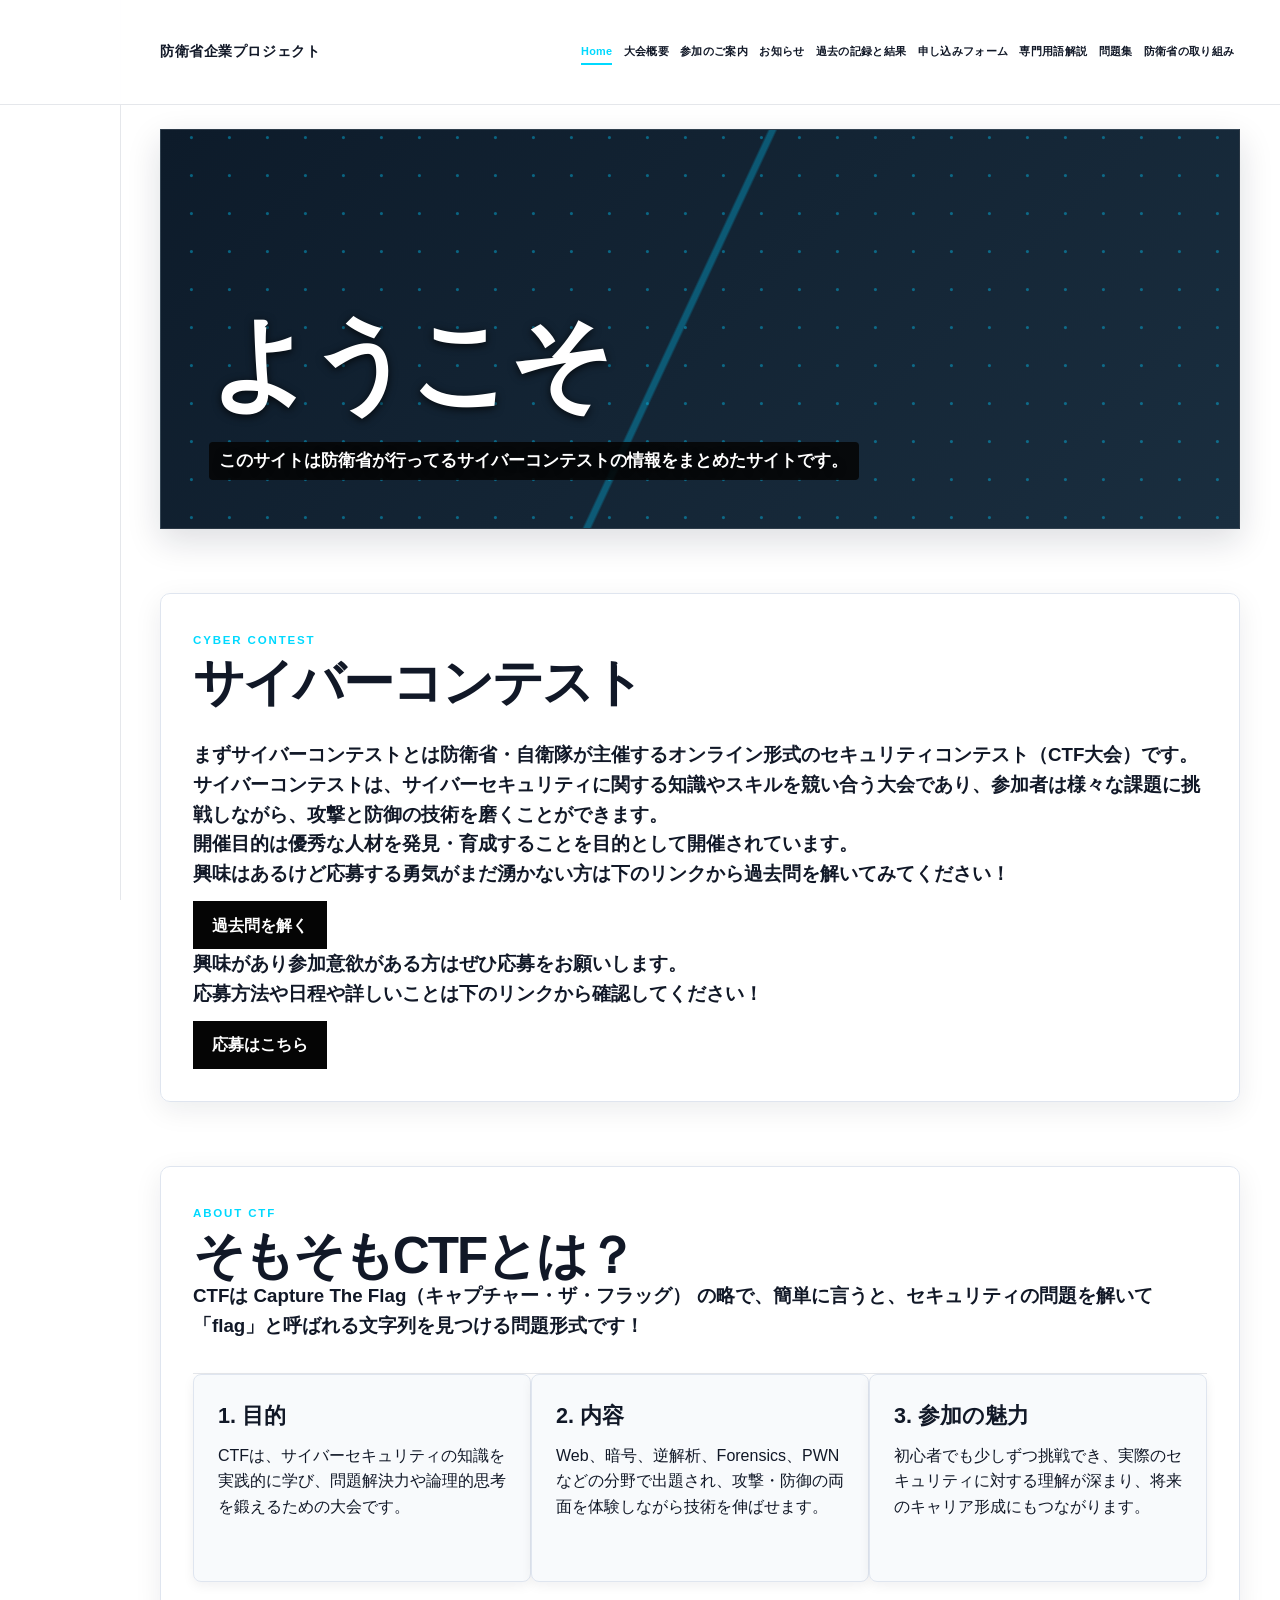
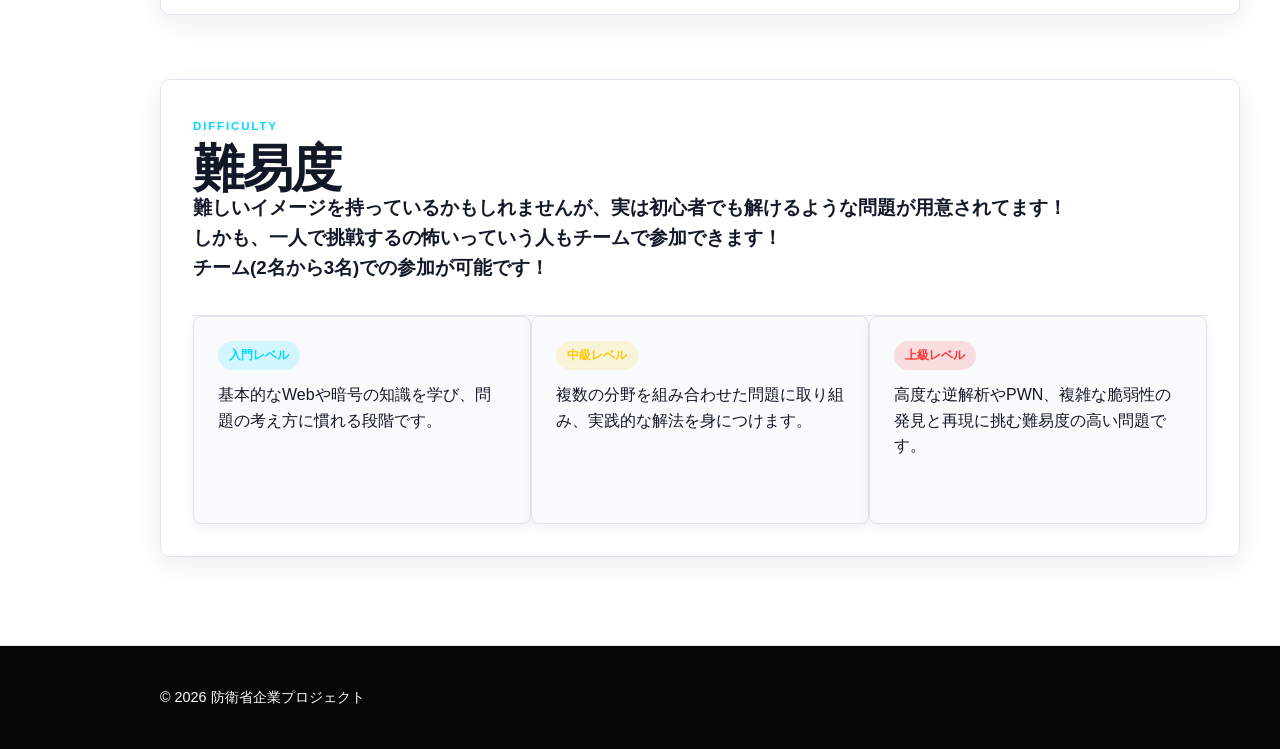
<file: index.html>
<!DOCTYPE html>
<html lang="ja">
<head>
    <meta charset="UTF-8">
    <meta name="viewport" content="width=device-width, initial-scale=1.0">
    <title>防衛省企業プロジェクト</title>
    <meta name="description" content="Simple starter site">
    <link rel="stylesheet" href="css/style.css">
</head>
<body>
    <header class="site-header">
        <div class="container">
            <a class="brand" href="index.html">防衛省企業プロジェクト</a>
            <button id="navToggle" class="nav-toggle" aria-expanded="false" aria-controls="siteNav">☰</button>
            <nav id="siteNav" class="site-nav" aria-label="主要ナビゲーション">
                <ul>
                    <li><a href="index.html" aria-current="page">Home</a></li>
                    <li><a href="overview.html">大会概要</a></li>
                    <li><a href="venue.html">参加のご案内</a></li>
                    <li><a href="news.html">お知らせ</a></li>
                    <li><a href="records.html">過去の記録と結果</a></li>
                    <li><a href="application.html">申し込みフォーム</a></li>
                    <li><a href="terms.html">専門用語解説</a></li>
                    <li><a href="quiz.html">問題集</a></li>
                    <li><a href="cybersecurity.html">防衛省の取り組み</a></li>
                </ul>
            </nav>
        </div>
    </header>

    <main class="container">
        <section class="hero">
            <h1>ようこそ</h1>
            <p>このサイトは防衛省が行ってるサイバーコンテストの情報をまとめたサイトです。</p>
        </section>
        <section class="content panel info-panel">
            <div class="section-heading">
                <span class="eyebrow">Cyber Contest</span>
                <h2>サイバーコンテスト</h2>
            </div>
            <div class="content-body">
                <h3>まずサイバーコンテストとは防衛省・自衛隊が主催するオンライン形式のセキュリティコンテスト（CTF大会）です。</h3>
                <h3>サイバーコンテストは、サイバーセキュリティに関する知識やスキルを競い合う大会であり、参加者は様々な課題に挑戦しながら、攻撃と防御の技術を磨くことができます。</h3>
                <h3>開催目的は優秀な人材を発見・育成することを目的として開催されています。</h3>
                <h3>興味はあるけど応募する勇気がまだ湧かない方は下のリンクから過去問を解いてみてください！</h3>
                <a href="quiz.html" class="btn">過去問を解く</a>
                <h3>興味があり参加意欲がある方はぜひ応募をお願いします。</h3>
                <h3>応募方法や日程や詳しいことは下のリンクから確認してください！</h3>
                <a href="application.html" class="btn">応募はこちら</a>
            </div>
        </section>

        <section class="info-panel panel">
            <div class="section-heading">
                <span class="eyebrow">About CTF</span>
                <h2>そもそもCTFとは？</h2>
                <h3>CTFは Capture The Flag（キャプチャー・ザ・フラッグ） の略で、簡単に言うと、セキュリティの問題を解いて「flag」と呼ばれる文字列を見つける問題形式です！</h3>
            </div>

            <div class="info-grid">
                <article class="info-card">
                    <h3>1. 目的</h3>
                    <p>CTFは、サイバーセキュリティの知識を実践的に学び、問題解決力や論理的思考を鍛えるための大会です。</p>
                </article>

                <article class="info-card">
                    <h3>2. 内容</h3>
                    <p>Web、暗号、逆解析、Forensics、PWNなどの分野で出題され、攻撃・防御の両面を体験しながら技術を伸ばせます。</p>
                </article>

                <article class="info-card">
                    <h3>3. 参加の魅力</h3>
                    <p>初心者でも少しずつ挑戦でき、実際のセキュリティに対する理解が深まり、将来のキャリア形成にもつながります。</p>
                </article>
            </div>
        </section>

        <section class="difficulty-panel panel">
            <div class="section-heading">
                <span class="eyebrow">Difficulty</span>
                <h2>難易度</h2>
                <h3>難しいイメージを持っているかもしれませんが、実は初心者でも解けるような問題が用意されてます！</h3>
                <h3>しかも、一人で挑戦するの怖いっていう人もチームで参加できます！</h3>
                <h3>チーム(2名から3名)での参加が可能です！</h3>
            </div>

            <div class="difficulty-grid">
                <article class="difficulty-card beginner">
                    <div class="level-tag">入門レベル</div>
                    <p>基本的なWebや暗号の知識を学び、問題の考え方に慣れる段階です。</p>
                </article>

                <article class="difficulty-card intermediate">
                    <div class="level-tag">中級レベル</div>
                    <p>複数の分野を組み合わせた問題に取り組み、実践的な解法を身につけます。</p>
                </article>

                <article class="difficulty-card advanced">
                    <div class="level-tag">上級レベル</div>
                    <p>高度な逆解析やPWN、複雑な脆弱性の発見と再現に挑む難易度の高い問題です。</p>
                </article>
            </div>
        </section>

    </main>

    <footer class="site-footer">
        <div class="container">&copy; <span id="year"></span> 防衛省企業プロジェクト</div>
    </footer>

    <script src="js/main.js" defer></script>
</body>
</html>
</file>
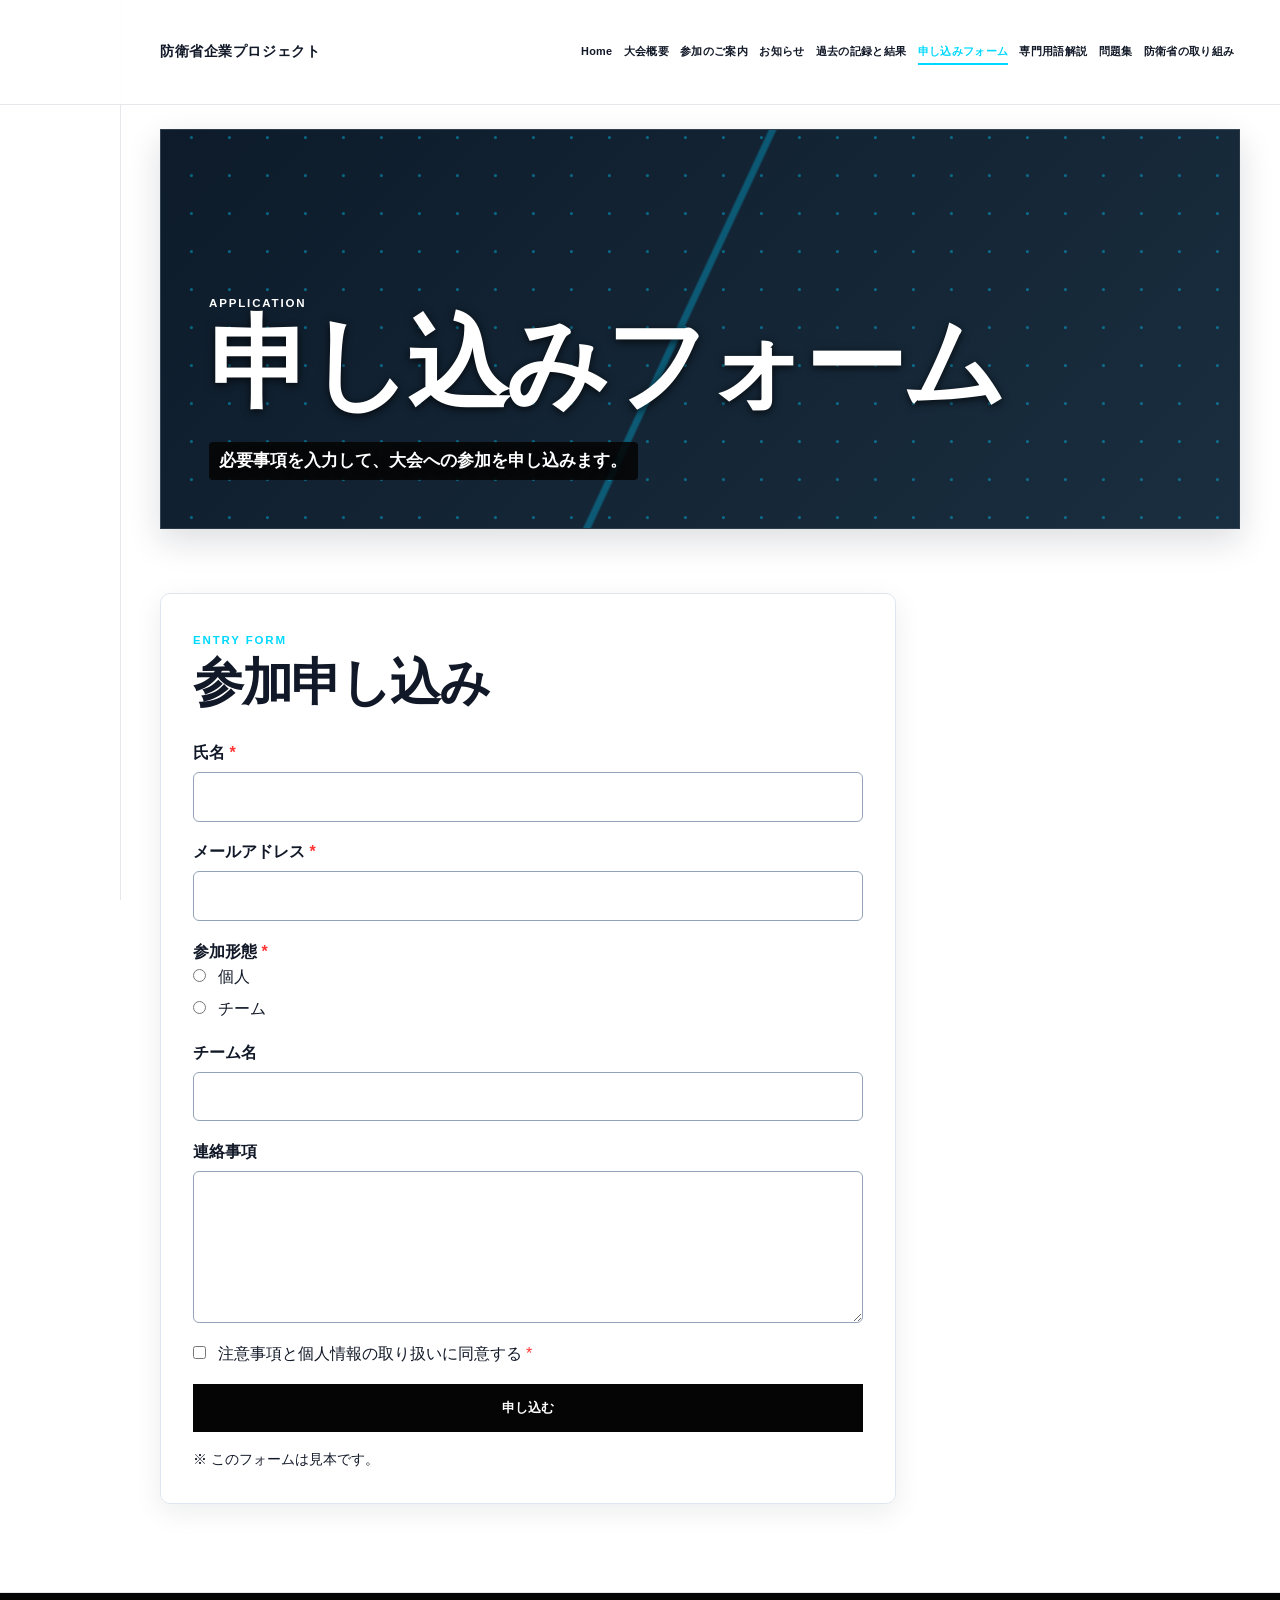
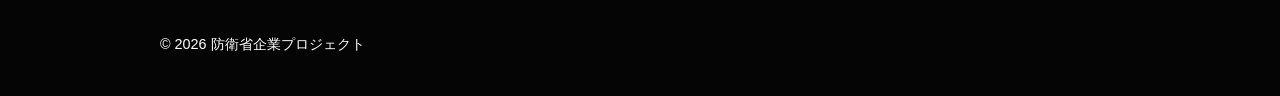
<file: application.html>
<!DOCTYPE html>
<html lang="ja">
<head>
    <meta charset="UTF-8">
    <meta name="viewport" content="width=device-width, initial-scale=1.0">
    <title>申し込みフォーム - 防衛省企業プロジェクト</title>
    <meta name="description" content="サイバーコンテストの申し込みフォーム">
    <link rel="stylesheet" href="css/style.css">
</head>
<body>
    <header class="site-header">
        <div class="container">
            <a class="brand" href="index.html">防衛省企業プロジェクト</a>
            <button id="navToggle" class="nav-toggle" aria-expanded="false" aria-controls="siteNav">☰</button>
            <nav id="siteNav" class="site-nav" aria-label="主要ナビゲーション">
                <ul>
                    <li><a href="index.html">Home</a></li>
                    <li><a href="overview.html">大会概要</a></li>
                    <li><a href="venue.html">参加のご案内</a></li>
                    <li><a href="news.html">お知らせ</a></li>
                    <li><a href="records.html">過去の記録と結果</a></li>
                    <li><a href="application.html" aria-current="page">申し込みフォーム</a></li>
                    <li><a href="terms.html">専門用語解説</a></li>
                    <li><a href="quiz.html">問題集</a></li>
                    <li><a href="cybersecurity.html">防衛省の取り組み</a></li>
                </ul>
            </nav>
        </div>
    </header>

    <main class="container">
        <section class="overview-hero">
            <span class="eyebrow">Application</span>
            <h1>申し込みフォーム</h1>
            <p>必要事項を入力して、大会への参加を申し込みます。</p>
        </section>

        <section class="panel application-panel" aria-labelledby="application-title">
            <div class="section-heading">
                <span class="eyebrow">Entry Form</span>
                <h2 id="application-title">参加申し込み</h2>
            </div>
            <form class="application-form" action="#" method="post">
                <div class="form-field">
                    <label for="name">氏名 <span aria-hidden="true">*</span></label>
                    <input id="name" name="name" type="text" autocomplete="name" required>
                </div>
                <div class="form-field">
                    <label for="email">メールアドレス <span aria-hidden="true">*</span></label>
                    <input id="email" name="email" type="email" autocomplete="email" required>
                </div>
                <fieldset class="form-fieldset">
                    <legend>参加形態 <span aria-hidden="true">*</span></legend>
                    <label><input type="radio" name="participation" value="individual" required> 個人</label>
                    <label><input type="radio" name="participation" value="team"> チーム</label>
                </fieldset>
                <div class="form-field">
                    <label for="team">チーム名</label>
                    <input id="team" name="team" type="text">
                </div>
                <div class="form-field">
                    <label for="message">連絡事項</label>
                    <textarea id="message" name="message" rows="5"></textarea>
                </div>
                <label class="agree-field"><input type="checkbox" name="agree" required> 注意事項と個人情報の取り扱いに同意する <span aria-hidden="true">*</span></label>
                <button class="btn" type="submit">申し込む</button>
            </form>
            <p class="form-note">※ このフォームは見本です。</p>
        </section>
    </main>

    <footer class="site-footer">
        <div class="container">&copy; <span id="year"></span> 防衛省企業プロジェクト</div>
    </footer>
    <script src="js/main.js" defer></script>
</body>
</html>
</file>
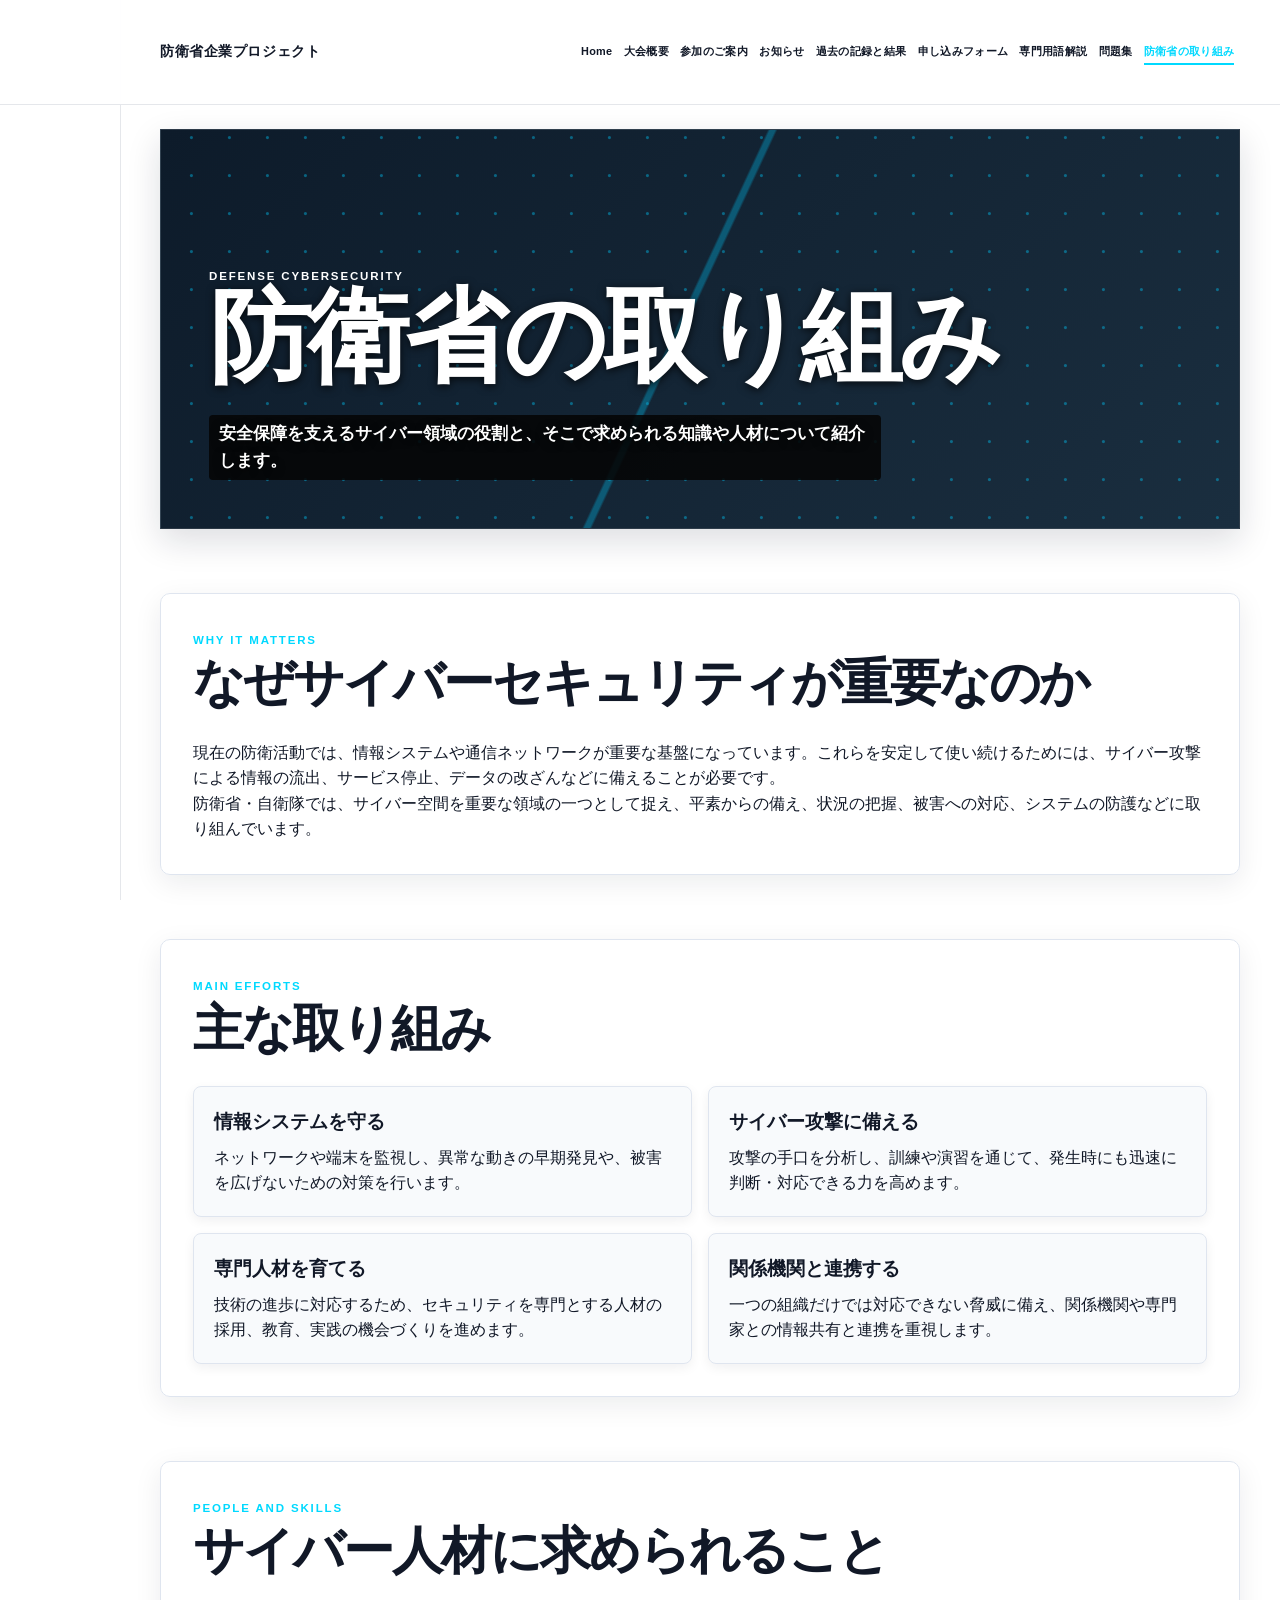
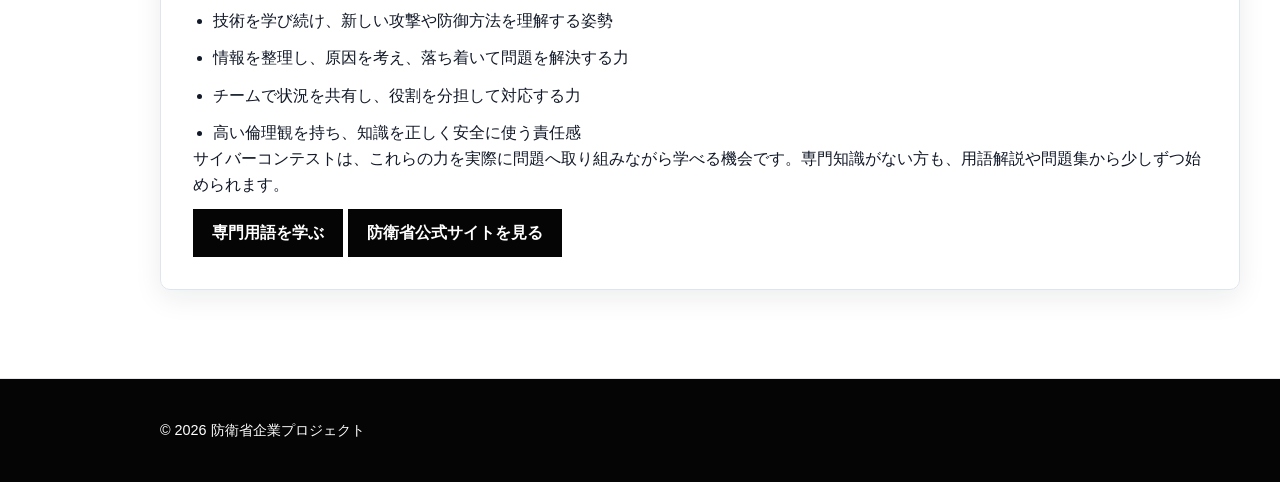
<file: cybersecurity.html>
<!DOCTYPE html>
<html lang="ja">
<head>
    <meta charset="UTF-8">
    <meta name="viewport" content="width=device-width, initial-scale=1.0">
    <title>防衛省のサイバーセキュリティ - 防衛省企業プロジェクト</title>
    <meta name="description" content="防衛省・自衛隊のサイバーセキュリティへの取り組みを初心者向けに紹介します。">
    <link rel="stylesheet" href="css/style.css">
</head>
<body>
    <header class="site-header">
        <div class="container">
            <a class="brand" href="index.html">防衛省企業プロジェクト</a>
            <button id="navToggle" class="nav-toggle" aria-expanded="false" aria-controls="siteNav">☰</button>
            <nav id="siteNav" class="site-nav" aria-label="主要ナビゲーション">
                <ul>
                    <li><a href="index.html">Home</a></li>
                    <li><a href="overview.html">大会概要</a></li>
                    <li><a href="venue.html">参加のご案内</a></li>
                    <li><a href="news.html">お知らせ</a></li>
                    <li><a href="records.html">過去の記録と結果</a></li>
                    <li><a href="application.html">申し込みフォーム</a></li>
                    <li><a href="terms.html">専門用語解説</a></li>
                    <li><a href="quiz.html">問題集</a></li>
                    <li><a href="cybersecurity.html" aria-current="page">防衛省の取り組み</a></li>
                </ul>
            </nav>
        </div>
    </header>

    <main class="container">
        <section class="overview-hero">
            <span class="eyebrow">Defense Cybersecurity</span>
            <h1>防衛省の取り組み</h1>
            <p>安全保障を支えるサイバー領域の役割と、そこで求められる知識や人材について紹介します。</p>
        </section>

        <section class="panel" aria-labelledby="role-title">
            <div class="section-heading">
                <span class="eyebrow">Why It Matters</span>
                <h2 id="role-title">なぜサイバーセキュリティが重要なのか</h2>
            </div>
            <p>現在の防衛活動では、情報システムや通信ネットワークが重要な基盤になっています。これらを安定して使い続けるためには、サイバー攻撃による情報の流出、サービス停止、データの改ざんなどに備えることが必要です。</p>
            <p>防衛省・自衛隊では、サイバー空間を重要な領域の一つとして捉え、平素からの備え、状況の把握、被害への対応、システムの防護などに取り組んでいます。</p>
        </section>

        <section class="panel" aria-labelledby="effort-title">
            <div class="section-heading">
                <span class="eyebrow">Main Efforts</span>
                <h2 id="effort-title">主な取り組み</h2>
            </div>
            <div class="security-grid">
                <article class="security-card">
                    <h3>情報システムを守る</h3>
                    <p>ネットワークや端末を監視し、異常な動きの早期発見や、被害を広げないための対策を行います。</p>
                </article>
                <article class="security-card">
                    <h3>サイバー攻撃に備える</h3>
                    <p>攻撃の手口を分析し、訓練や演習を通じて、発生時にも迅速に判断・対応できる力を高めます。</p>
                </article>
                <article class="security-card">
                    <h3>専門人材を育てる</h3>
                    <p>技術の進歩に対応するため、セキュリティを専門とする人材の採用、教育、実践の機会づくりを進めます。</p>
                </article>
                <article class="security-card">
                    <h3>関係機関と連携する</h3>
                    <p>一つの組織だけでは対応できない脅威に備え、関係機関や専門家との情報共有と連携を重視します。</p>
                </article>
            </div>
        </section>

        <section class="panel" aria-labelledby="career-title">
            <div class="section-heading">
                <span class="eyebrow">People and Skills</span>
                <h2 id="career-title">サイバー人材に求められること</h2>
            </div>
            <ul class="security-list">
                <li>技術を学び続け、新しい攻撃や防御方法を理解する姿勢</li>
                <li>情報を整理し、原因を考え、落ち着いて問題を解決する力</li>
                <li>チームで状況を共有し、役割を分担して対応する力</li>
                <li>高い倫理観を持ち、知識を正しく安全に使う責任感</li>
            </ul>
            <p>サイバーコンテストは、これらの力を実際に問題へ取り組みながら学べる機会です。専門知識がない方も、用語解説や問題集から少しずつ始められます。</p>
            <a class="btn" href="terms.html">専門用語を学ぶ</a>
            <a class="btn" href="https://www.mod.go.jp/j/approach/defense/cyber/">防衛省公式サイトを見る</a>
        </section>
    </main>

    <footer class="site-footer">
        <div class="container">&copy; <span id="year"></span> 防衛省企業プロジェクト</div>
    </footer>
    <script src="js/main.js" defer></script>
</body>
</html>
</file>
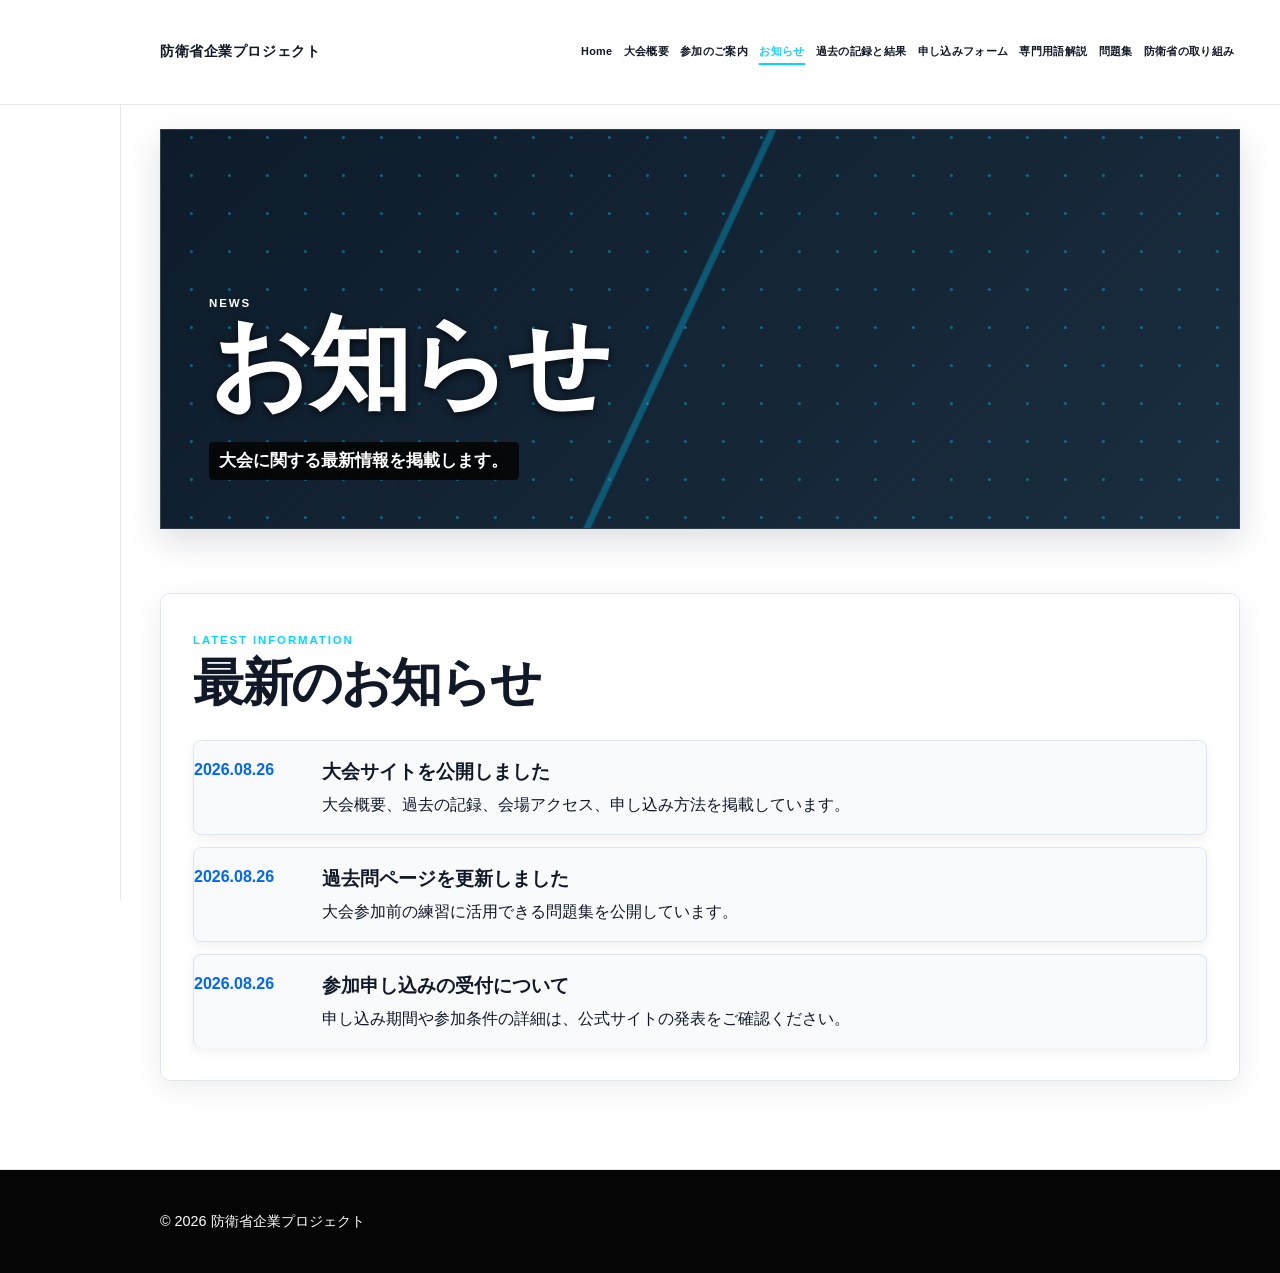
<file: news.html>
<!DOCTYPE html>
<html lang="ja">
<head>
    <meta charset="UTF-8">
    <meta name="viewport" content="width=device-width, initial-scale=1.0">
    <title>お知らせ - 防衛省企業プロジェクト</title>
    <meta name="description" content="サイバーコンテストのお知らせ">
    <link rel="stylesheet" href="css/style.css">
</head>
<body>
    <header class="site-header">
        <div class="container">
            <a class="brand" href="index.html">防衛省企業プロジェクト</a>
            <button id="navToggle" class="nav-toggle" aria-expanded="false" aria-controls="siteNav">☰</button>
            <nav id="siteNav" class="site-nav" aria-label="主要ナビゲーション">
                <ul>
                    <li><a href="index.html">Home</a></li>
                    <li><a href="overview.html">大会概要</a></li>
                    <li><a href="venue.html">参加のご案内</a></li>
                    <li><a href="news.html" aria-current="page">お知らせ</a></li>
                    <li><a href="records.html">過去の記録と結果</a></li>
                    <li><a href="application.html">申し込みフォーム</a></li>
                    <li><a href="terms.html">専門用語解説</a></li>
                    <li><a href="quiz.html">問題集</a></li>
                    <li><a href="cybersecurity.html">防衛省の取り組み</a></li>
                </ul>
            </nav>
        </div>
    </header>

    <main class="container">
        <section class="overview-hero">
            <span class="eyebrow">News</span>
            <h1>お知らせ</h1>
            <p>大会に関する最新情報を掲載します。</p>
        </section>

        <section class="panel" aria-labelledby="news-title">
            <div class="section-heading">
                <span class="eyebrow">Latest Information</span>
                <h2 id="news-title">最新のお知らせ</h2>
            </div>
            <div class="news-list">
                <article class="news-item">
                    <time datetime="2026-08-26">2026.08.26</time>
                    <div>
                        <h3>大会サイトを公開しました</h3>
                        <p>大会概要、過去の記録、会場アクセス、申し込み方法を掲載しています。</p>
                    </div>
                </article>
                <article class="news-item">
                    <time datetime="2026-08-26">2026.08.26</time>
                    <div>
                        <h3>過去問ページを更新しました</h3>
                        <p>大会参加前の練習に活用できる問題集を公開しています。</p>
                    </div>
                </article>
                <article class="news-item">
                    <time datetime="2026-08-26">2026.08.26</time>
                    <div>
                        <h3>参加申し込みの受付について</h3>
                        <p>申し込み期間や参加条件の詳細は、公式サイトの発表をご確認ください。</p>
                    </div>
                </article>
            </div>
        </section>
    </main>

    <footer class="site-footer">
        <div class="container">&copy; <span id="year"></span> 防衛省企業プロジェクト</div>
    </footer>
    <script src="js/main.js" defer></script>
</body>
</html>
</file>
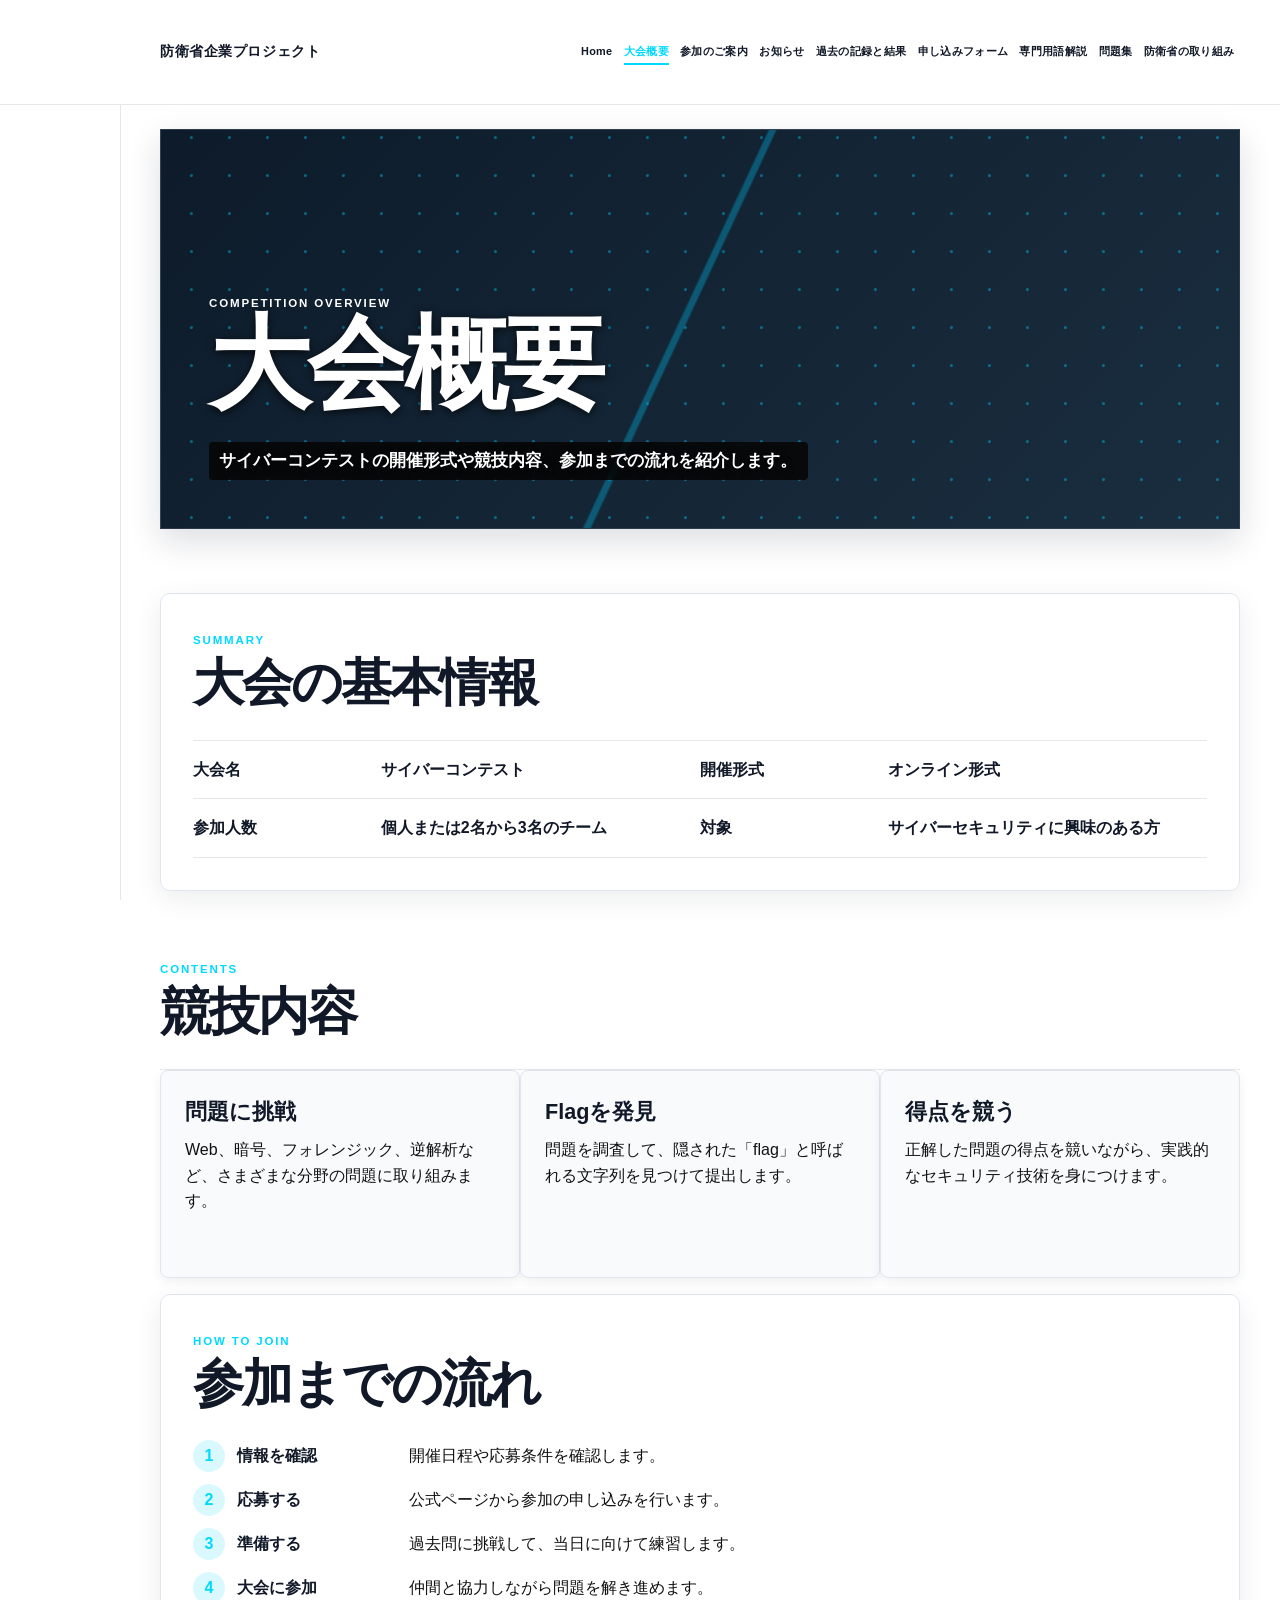
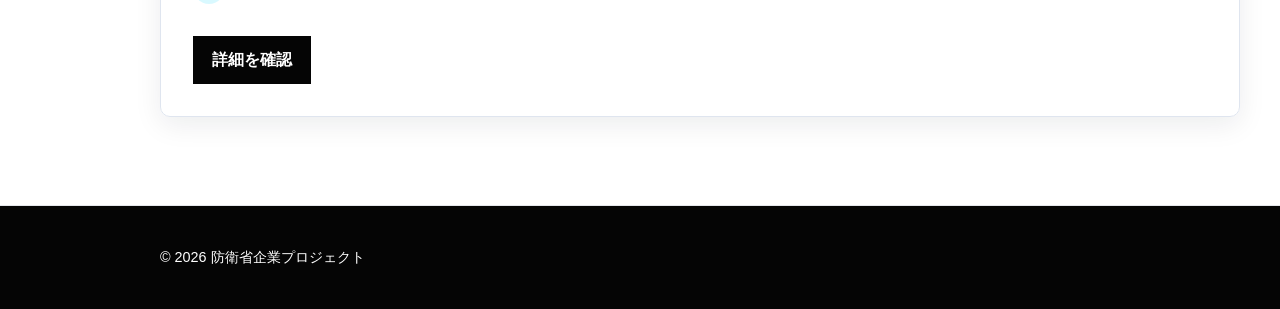
<file: overview.html>
<!DOCTYPE html>
<html lang="ja">
<head>
    <meta charset="UTF-8">
    <meta name="viewport" content="width=device-width, initial-scale=1.0">
    <title>大会概要 - 防衛省企業プロジェクト</title>
    <meta name="description" content="サイバーコンテストの大会概要">
    <link rel="stylesheet" href="css/style.css">
</head>
<body>
    <header class="site-header">
        <div class="container">
            <a class="brand" href="index.html">防衛省企業プロジェクト</a>
            <button id="navToggle" class="nav-toggle" aria-expanded="false" aria-controls="siteNav">☰</button>
            <nav id="siteNav" class="site-nav" aria-label="主要ナビゲーション">
                <ul>
                    <li><a href="index.html">Home</a></li>
                    <li><a href="overview.html" aria-current="page">大会概要</a></li>
                    <li><a href="venue.html">参加のご案内</a></li>
                    <li><a href="news.html">お知らせ</a></li>
                    <li><a href="records.html">過去の記録と結果</a></li>
                    <li><a href="application.html">申し込みフォーム</a></li>
                    <li><a href="terms.html">専門用語解説</a></li>
                    <li><a href="quiz.html">問題集</a></li>
                    <li><a href="cybersecurity.html">防衛省の取り組み</a></li>
                </ul>
            </nav>
        </div>
    </header>

    <main class="container overview-page">
        <section class="overview-hero">
            <span class="eyebrow">Competition Overview</span>
            <h1>大会概要</h1>
            <p>サイバーコンテストの開催形式や競技内容、参加までの流れを紹介します。</p>
        </section>

        <section class="overview-summary panel" aria-labelledby="summary-title">
            <div class="section-heading">
                <span class="eyebrow">Summary</span>
                <h2 id="summary-title">大会の基本情報</h2>
            </div>
            <dl class="summary-list">
                <div>
                    <dt>大会名</dt>
                    <dd>サイバーコンテスト</dd>
                </div>
                <div>
                    <dt>開催形式</dt>
                    <dd>オンライン形式</dd>
                </div>
                <div>
                    <dt>参加人数</dt>
                    <dd>個人または2名から3名のチーム</dd>
                </div>
                <div>
                    <dt>対象</dt>
                    <dd>サイバーセキュリティに興味のある方</dd>
                </div>
            </dl>
        </section>

        <section class="overview-section" aria-labelledby="contents-title">
            <div class="section-heading">
                <span class="eyebrow">Contents</span>
                <h2 id="contents-title">競技内容</h2>
            </div>
            <div class="overview-grid">
                <article class="overview-card">
                    <h3>問題に挑戦</h3>
                    <p>Web、暗号、フォレンジック、逆解析など、さまざまな分野の問題に取り組みます。</p>
                </article>
                <article class="overview-card">
                    <h3>Flagを発見</h3>
                    <p>問題を調査して、隠された「flag」と呼ばれる文字列を見つけて提出します。</p>
                </article>
                <article class="overview-card">
                    <h3>得点を競う</h3>
                    <p>正解した問題の得点を競いながら、実践的なセキュリティ技術を身につけます。</p>
                </article>
            </div>
        </section>

        <section class="overview-section panel" aria-labelledby="flow-title">
            <div class="section-heading">
                <span class="eyebrow">How to Join</span>
                <h2 id="flow-title">参加までの流れ</h2>
            </div>
            <ol class="flow-list">
                <li><strong>情報を確認</strong><span>開催日程や応募条件を確認します。</span></li>
                <li><strong>応募する</strong><span>公式ページから参加の申し込みを行います。</span></li>
                <li><strong>準備する</strong><span>過去問に挑戦して、当日に向けて練習します。</span></li>
                <li><strong>大会に参加</strong><span>仲間と協力しながら問題を解き進めます。</span></li>
            </ol>
            <a class="btn" href="https://www.mod.go.jp/j/approach/defense/cyber/c_contest/index.html">詳細を確認</a>
        </section>
    </main>

    <footer class="site-footer">
        <div class="container">&copy; <span id="year"></span> 防衛省企業プロジェクト</div>
    </footer>

    <script src="js/main.js" defer></script>
</body>
</html>
</file>
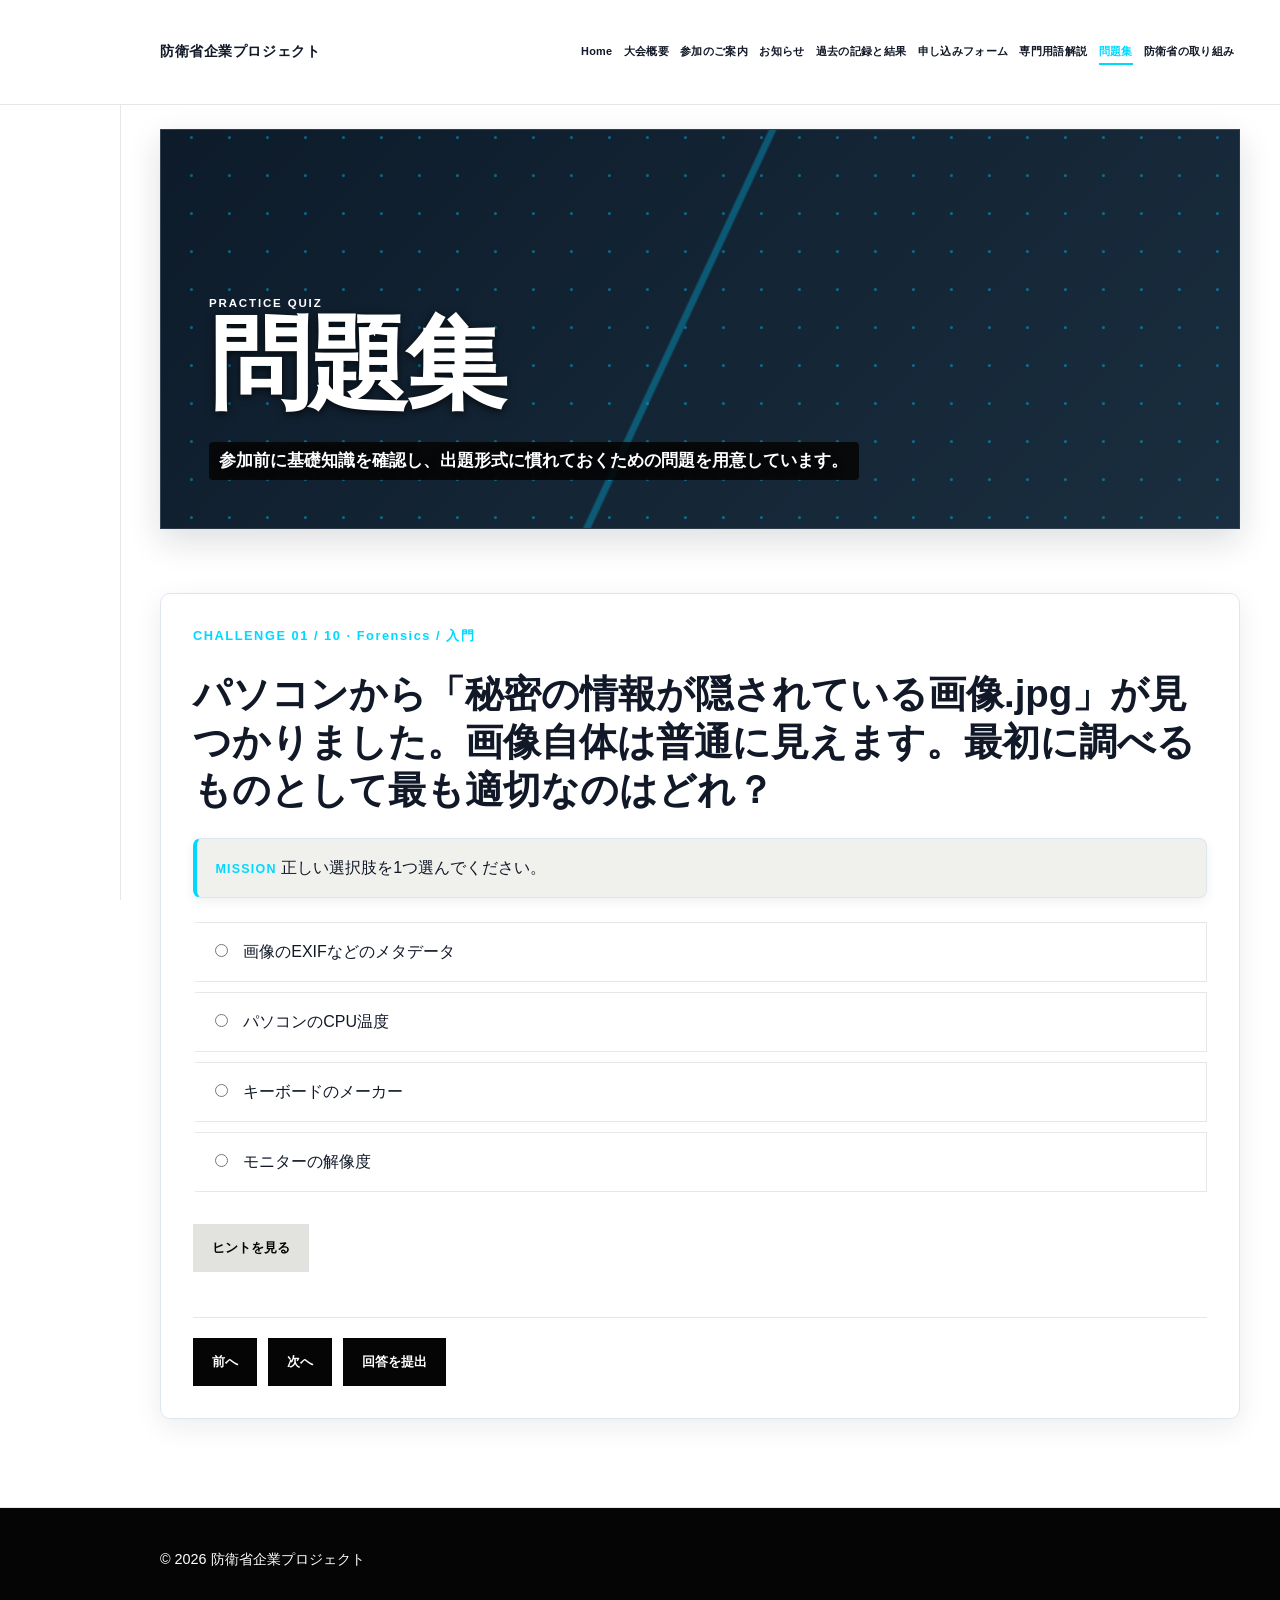
<file: quiz.html>
<!DOCTYPE html>
<html lang="ja">
<head>
    <meta charset="utf-8">
    <meta name="viewport" content="width=device-width, initial-scale=1">
    <title>問題集 - 防衛省企業プロジェクト</title>
    <link rel="stylesheet" href="css/style.css">
</head>
<body>
  <header class="site-header">
    <div class="container">
      <a class="brand" href="index.html">防衛省企業プロジェクト</a>
      <button id="navToggle" class="nav-toggle" aria-expanded="false" aria-controls="siteNav">☰</button>
      <nav id="siteNav" class="site-nav" aria-label="主要ナビゲーション">
        <ul>
          <li><a href="index.html">Home</a></li>
          <li><a href="overview.html">大会概要</a></li>
          <li><a href="venue.html">参加のご案内</a></li>
          <li><a href="news.html">お知らせ</a></li>
          <li><a href="records.html">過去の記録と結果</a></li>
          <li><a href="application.html">申し込みフォーム</a></li>
          <li><a href="terms.html">専門用語解説</a></li>
          <li><a href="quiz.html" aria-current="page">問題集</a></li>
          <li><a href="cybersecurity.html">防衛省の取り組み</a></li>
        </ul>
      </nav>
    </div>
  </header>

  <main class="container">
    <section class="overview-hero">
      <span class="eyebrow">Practice Quiz</span>
      <h1>問題集</h1>
      <p>参加前に基礎知識を確認し、出題形式に慣れておくための問題を用意しています。</p>
    </section>

    <section class="quiz panel" id="quizApp" aria-live="polite">
      <div id="questionWrap">
        <!-- 動的に質問を挿入 -->
      </div>
      <div class="controls">
        <button id="prevBtn" class="btn">前へ</button>
        <button id="nextBtn" class="btn">次へ</button>
        <button id="submitBtn" class="btn">回答を提出</button>
      </div>
    </section>
  </main>

  <footer class="site-footer">
    <div class="container">&copy; <span id="year"></span> 防衛省企業プロジェクト</div>
  </footer>

  <script src="js/main.js" defer></script>
  <script src="js/quiz.js" defer></script>
</body>
</html>
</file>
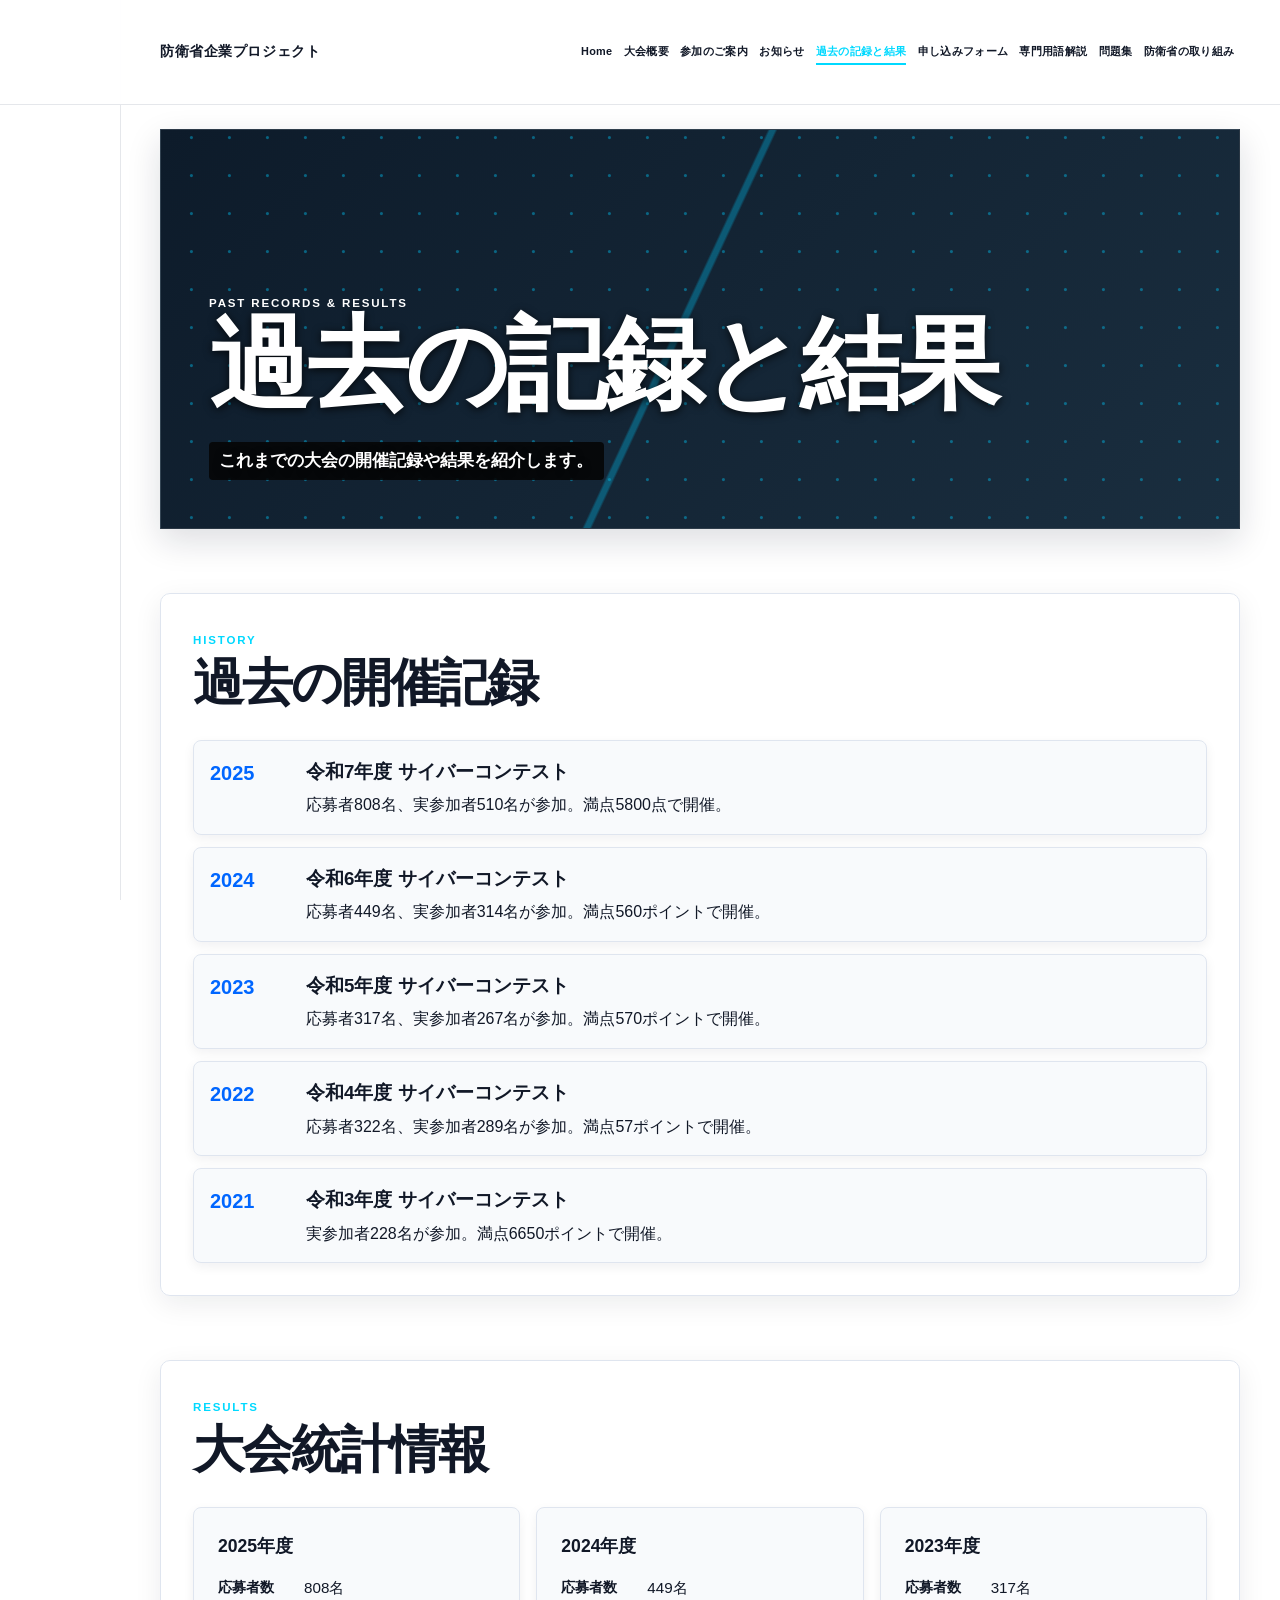
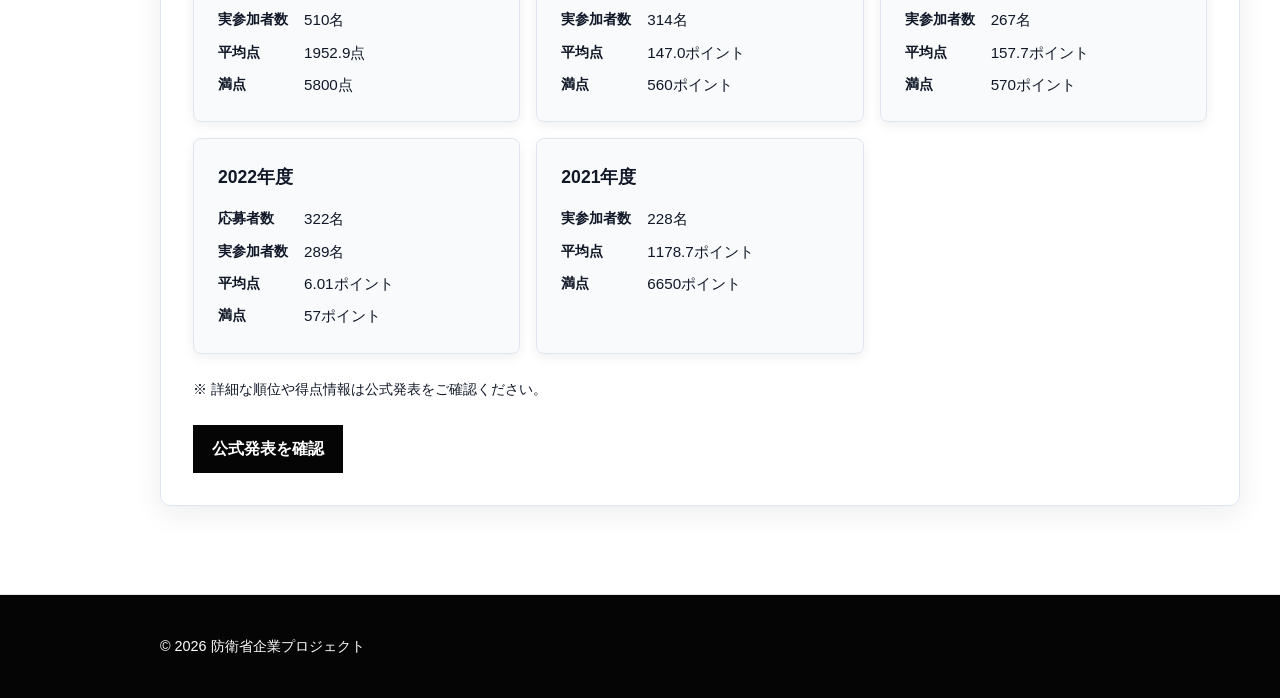
<file: records.html>
<!DOCTYPE html>
<html lang="ja">
<head>
    <meta charset="UTF-8">
    <meta name="viewport" content="width=device-width, initial-scale=1.0">
    <title>過去の記録と結果 - 防衛省企業プロジェクト</title>
    <meta name="description" content="サイバーコンテストの過去の記録と結果">
    <link rel="stylesheet" href="css/style.css">
</head>
<body>
    <header class="site-header">
        <div class="container">
            <a class="brand" href="index.html">防衛省企業プロジェクト</a>
            <button id="navToggle" class="nav-toggle" aria-expanded="false" aria-controls="siteNav">☰</button>
            <nav id="siteNav" class="site-nav" aria-label="主要ナビゲーション">
                <ul>
                    <li><a href="index.html">Home</a></li>
                    <li><a href="overview.html">大会概要</a></li>
                    <li><a href="venue.html">参加のご案内</a></li>
                    <li><a href="news.html">お知らせ</a></li>
                    <li><a href="records.html" aria-current="page">過去の記録と結果</a></li>
                    <li><a href="application.html">申し込みフォーム</a></li>
                    <li><a href="terms.html">専門用語解説</a></li>
                    <li><a href="quiz.html">問題集</a></li>
                    <li><a href="cybersecurity.html">防衛省の取り組み</a></li>
                </ul>
            </nav>
        </div>
    </header>

    <main class="container records-page">
        <section class="overview-hero">
            <span class="eyebrow">Past Records & Results</span>
            <h1>過去の記録と結果</h1>
            <p>これまでの大会の開催記録や結果を紹介します。</p>
        </section>

        <section class="panel" aria-labelledby="history-title">
            <div class="section-heading">
                <span class="eyebrow">History</span>
                <h2 id="history-title">過去の開催記録</h2>
            </div>
            <div class="history-grid">
                <article class="history-card">
                    <div class="history-year">2025</div>
                    <div>
                        <h3>令和7年度 サイバーコンテスト</h3>
                        <p>応募者808名、実参加者510名が参加。満点5800点で開催。</p>
                    </div>
                </article>
                <article class="history-card">
                    <div class="history-year">2024</div>
                    <div>
                        <h3>令和6年度 サイバーコンテスト</h3>
                        <p>応募者449名、実参加者314名が参加。満点560ポイントで開催。</p>
                    </div>
                </article>
                <article class="history-card">
                    <div class="history-year">2023</div>
                    <div>
                        <h3>令和5年度 サイバーコンテスト</h3>
                        <p>応募者317名、実参加者267名が参加。満点570ポイントで開催。</p>
                    </div>
                </article>
                <article class="history-card">
                    <div class="history-year">2022</div>
                    <div>
                        <h3>令和4年度 サイバーコンテスト</h3>
                        <p>応募者322名、実参加者289名が参加。満点57ポイントで開催。</p>
                    </div>
                </article>
                <article class="history-card">
                    <div class="history-year">2021</div>
                    <div>
                        <h3>令和3年度 サイバーコンテスト</h3>
                        <p>実参加者228名が参加。満点6650ポイントで開催。</p>
                    </div>
                </article>
            </div>
        </section>

        <section class="panel" aria-labelledby="results-title">
            <div class="section-heading">
                <span class="eyebrow">Results</span>
                <h2 id="results-title">大会統計情報</h2>
            </div>

            <div class="results-stats">
                <div class="stat-card">
                    <h3>2025年度</h3>
                    <dl>
                        <dt>応募者数</dt>
                        <dd>808名</dd>
                        <dt>実参加者数</dt>
                        <dd>510名</dd>
                        <dt>平均点</dt>
                        <dd>1952.9点</dd>
                        <dt>満点</dt>
                        <dd>5800点</dd>
                    </dl>
                </div>
                <div class="stat-card">
                    <h3>2024年度</h3>
                    <dl>
                        <dt>応募者数</dt>
                        <dd>449名</dd>
                        <dt>実参加者数</dt>
                        <dd>314名</dd>
                        <dt>平均点</dt>
                        <dd>147.0ポイント</dd>
                        <dt>満点</dt>
                        <dd>560ポイント</dd>
                    </dl>
                </div>
                <div class="stat-card">
                    <h3>2023年度</h3>
                    <dl>
                        <dt>応募者数</dt>
                        <dd>317名</dd>
                        <dt>実参加者数</dt>
                        <dd>267名</dd>
                        <dt>平均点</dt>
                        <dd>157.7ポイント</dd>
                        <dt>満点</dt>
                        <dd>570ポイント</dd>
                    </dl>
                </div>
                <div class="stat-card">
                    <h3>2022年度</h3>
                    <dl>
                        <dt>応募者数</dt>
                        <dd>322名</dd>
                        <dt>実参加者数</dt>
                        <dd>289名</dd>
                        <dt>平均点</dt>
                        <dd>6.01ポイント</dd>
                        <dt>満点</dt>
                        <dd>57ポイント</dd>
                    </dl>
                </div>
                <div class="stat-card">
                    <h3>2021年度</h3>
                    <dl>
                        <dt>実参加者数</dt>
                        <dd>228名</dd>
                        <dt>平均点</dt>
                        <dd>1178.7ポイント</dd>
                        <dt>満点</dt>
                        <dd>6650ポイント</dd>
                    </dl>
                </div>
            </div>

            <p class="records-note">※ 詳細な順位や得点情報は公式発表をご確認ください。</p>
            <a class="btn" href="https://www.mod.go.jp/j/approach/defense/cyber/c_contest/result.html">公式発表を確認</a>
        </section>
    </main>

    <footer class="site-footer">
        <div class="container">&copy; <span id="year"></span> 防衛省企業プロジェクト</div>
    </footer>

    <script src="js/main.js" defer></script>
</body>
</html>
</file>
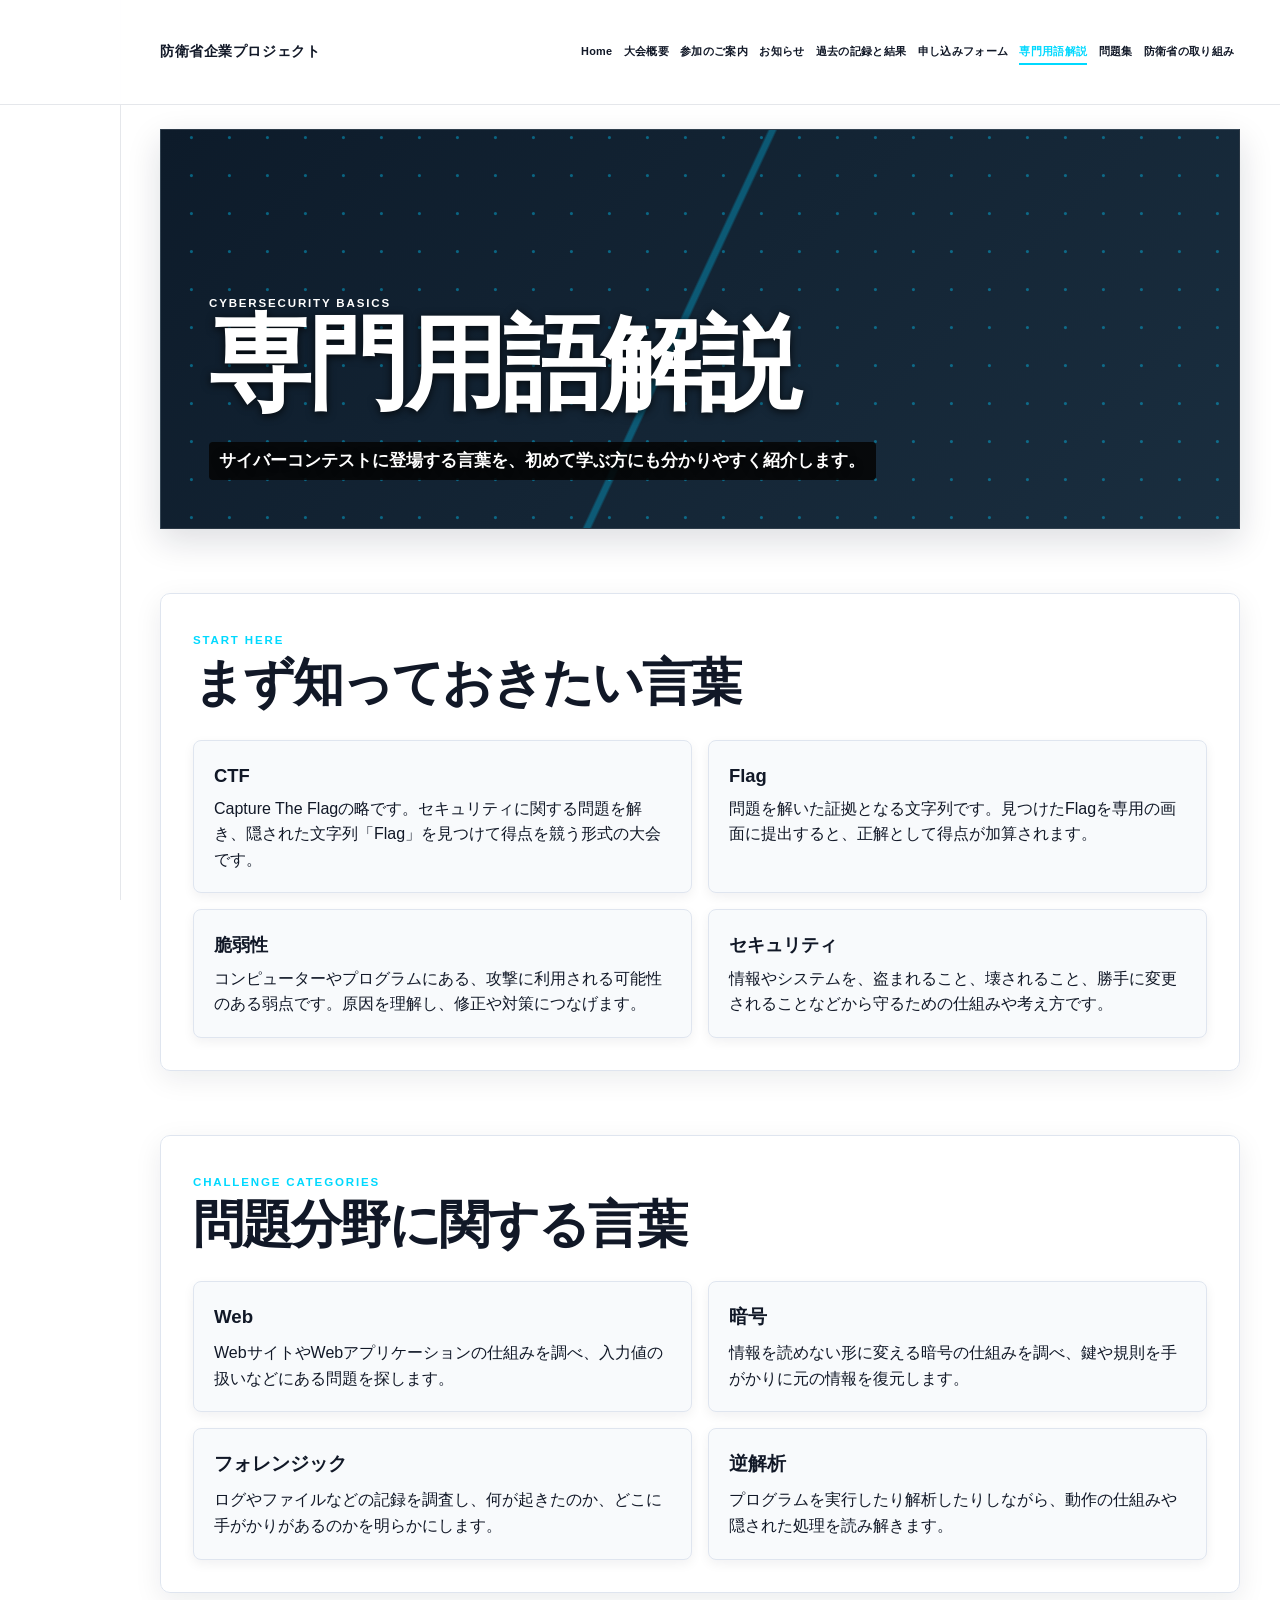
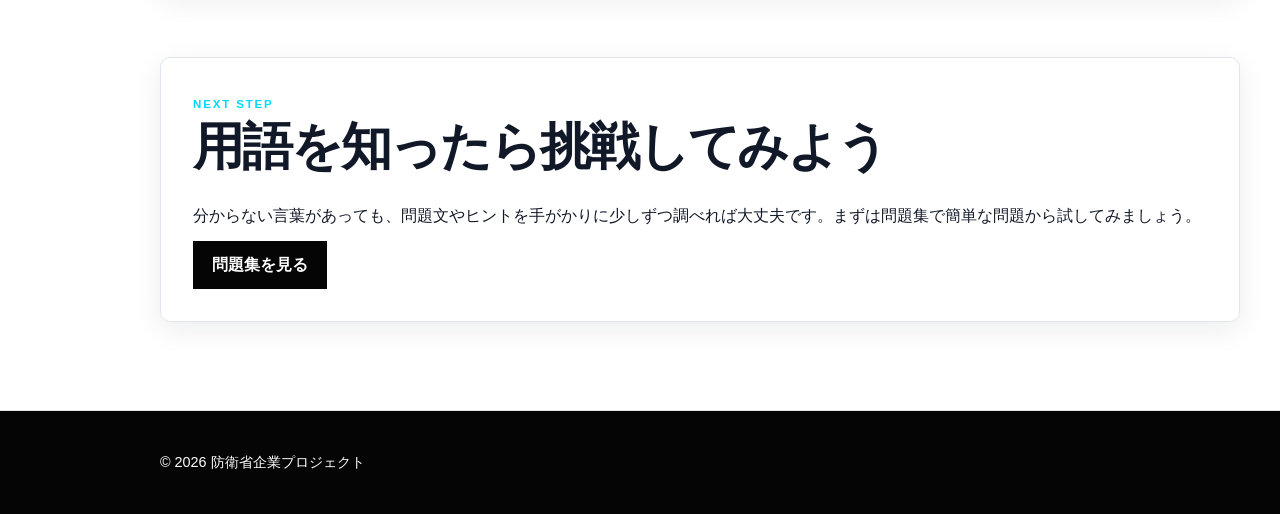
<file: terms.html>
<!DOCTYPE html>
<html lang="ja">
<head>
    <meta charset="UTF-8">
    <meta name="viewport" content="width=device-width, initial-scale=1.0">
    <title>専門用語解説 - 防衛省企業プロジェクト</title>
    <meta name="description" content="サイバーコンテストで使われる専門用語を初心者向けに解説します。">
    <link rel="stylesheet" href="css/style.css">
</head>
<body>
    <header class="site-header">
        <div class="container">
            <a class="brand" href="index.html">防衛省企業プロジェクト</a>
            <button id="navToggle" class="nav-toggle" aria-expanded="false" aria-controls="siteNav">☰</button>
            <nav id="siteNav" class="site-nav" aria-label="主要ナビゲーション">
                <ul>
                    <li><a href="index.html">Home</a></li>
                    <li><a href="overview.html">大会概要</a></li>
                    <li><a href="venue.html">参加のご案内</a></li>
                    <li><a href="news.html">お知らせ</a></li>
                    <li><a href="records.html">過去の記録と結果</a></li>
                    <li><a href="application.html">申し込みフォーム</a></li>
                    <li><a href="terms.html" aria-current="page">専門用語解説</a></li>
                    <li><a href="quiz.html">問題集</a></li>
                    <li><a href="cybersecurity.html">防衛省の取り組み</a></li>
                </ul>
            </nav>
        </div>
    </header>

    <main class="container">
        <section class="overview-hero">
            <span class="eyebrow">Cybersecurity Basics</span>
            <h1>専門用語解説</h1>
            <p>サイバーコンテストに登場する言葉を、初めて学ぶ方にも分かりやすく紹介します。</p>
        </section>

        <section class="panel" aria-labelledby="first-words-title">
            <div class="section-heading">
                <span class="eyebrow">Start Here</span>
                <h2 id="first-words-title">まず知っておきたい言葉</h2>
            </div>
            <dl class="term-grid">
                <div class="term-card">
                    <dt>CTF</dt>
                    <dd>Capture The Flagの略です。セキュリティに関する問題を解き、隠された文字列「Flag」を見つけて得点を競う形式の大会です。</dd>
                </div>
                <div class="term-card">
                    <dt>Flag</dt>
                    <dd>問題を解いた証拠となる文字列です。見つけたFlagを専用の画面に提出すると、正解として得点が加算されます。</dd>
                </div>
                <div class="term-card">
                    <dt>脆弱性</dt>
                    <dd>コンピューターやプログラムにある、攻撃に利用される可能性のある弱点です。原因を理解し、修正や対策につなげます。</dd>
                </div>
                <div class="term-card">
                    <dt>セキュリティ</dt>
                    <dd>情報やシステムを、盗まれること、壊されること、勝手に変更されることなどから守るための仕組みや考え方です。</dd>
                </div>
            </dl>
        </section>

        <section class="panel" aria-labelledby="category-title">
            <div class="section-heading">
                <span class="eyebrow">Challenge Categories</span>
                <h2 id="category-title">問題分野に関する言葉</h2>
            </div>
            <div class="term-grid">
                <article class="term-card">
                    <h3>Web</h3>
                    <p>WebサイトやWebアプリケーションの仕組みを調べ、入力値の扱いなどにある問題を探します。</p>
                </article>
                <article class="term-card">
                    <h3>暗号</h3>
                    <p>情報を読めない形に変える暗号の仕組みを調べ、鍵や規則を手がかりに元の情報を復元します。</p>
                </article>
                <article class="term-card">
                    <h3>フォレンジック</h3>
                    <p>ログやファイルなどの記録を調査し、何が起きたのか、どこに手がかりがあるのかを明らかにします。</p>
                </article>
                <article class="term-card">
                    <h3>逆解析</h3>
                    <p>プログラムを実行したり解析したりしながら、動作の仕組みや隠された処理を読み解きます。</p>
                </article>
            </div>
        </section>

        <section class="panel" aria-labelledby="next-step-title">
            <div class="section-heading">
                <span class="eyebrow">Next Step</span>
                <h2 id="next-step-title">用語を知ったら挑戦してみよう</h2>
            </div>
            <p>分からない言葉があっても、問題文やヒントを手がかりに少しずつ調べれば大丈夫です。まずは問題集で簡単な問題から試してみましょう。</p>
            <a class="btn" href="quiz.html">問題集を見る</a>
        </section>
    </main>

    <footer class="site-footer">
        <div class="container">&copy; <span id="year"></span> 防衛省企業プロジェクト</div>
    </footer>
    <script src="js/main.js" defer></script>
</body>
</html>
</file>
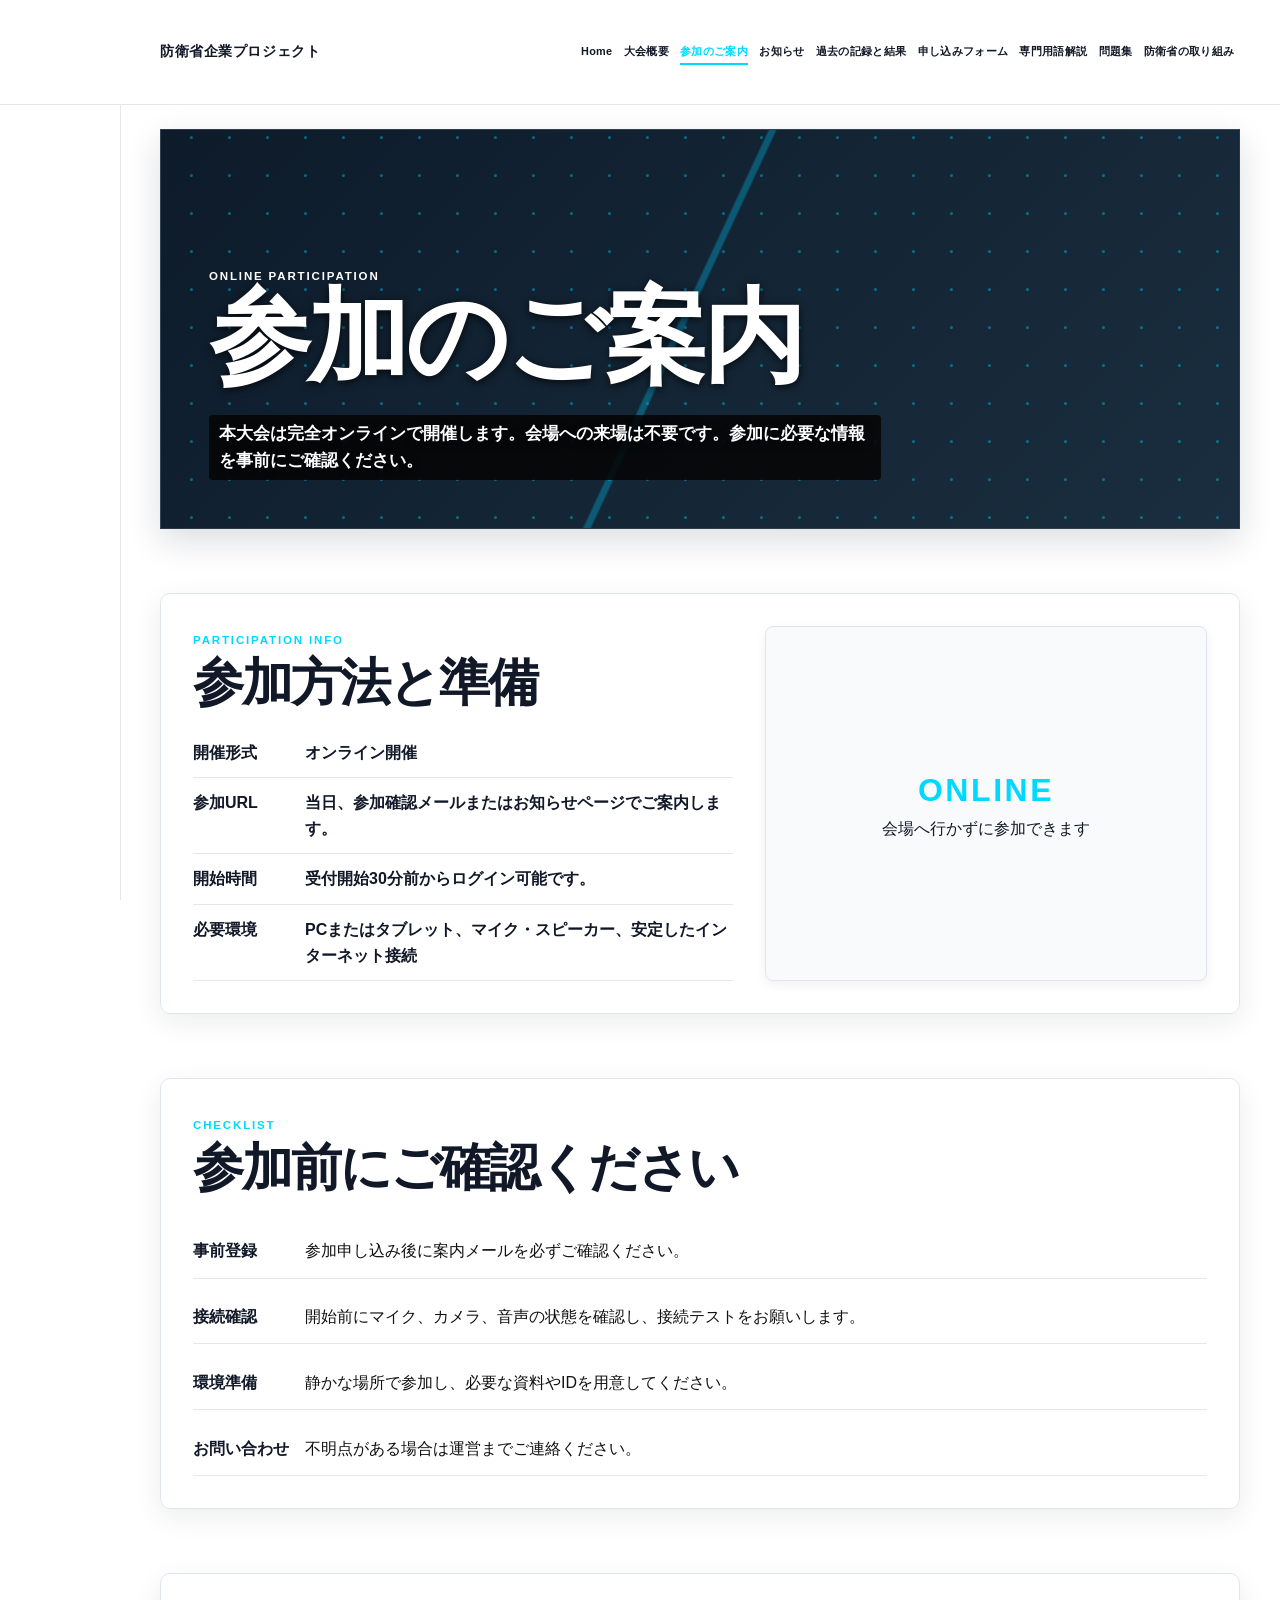
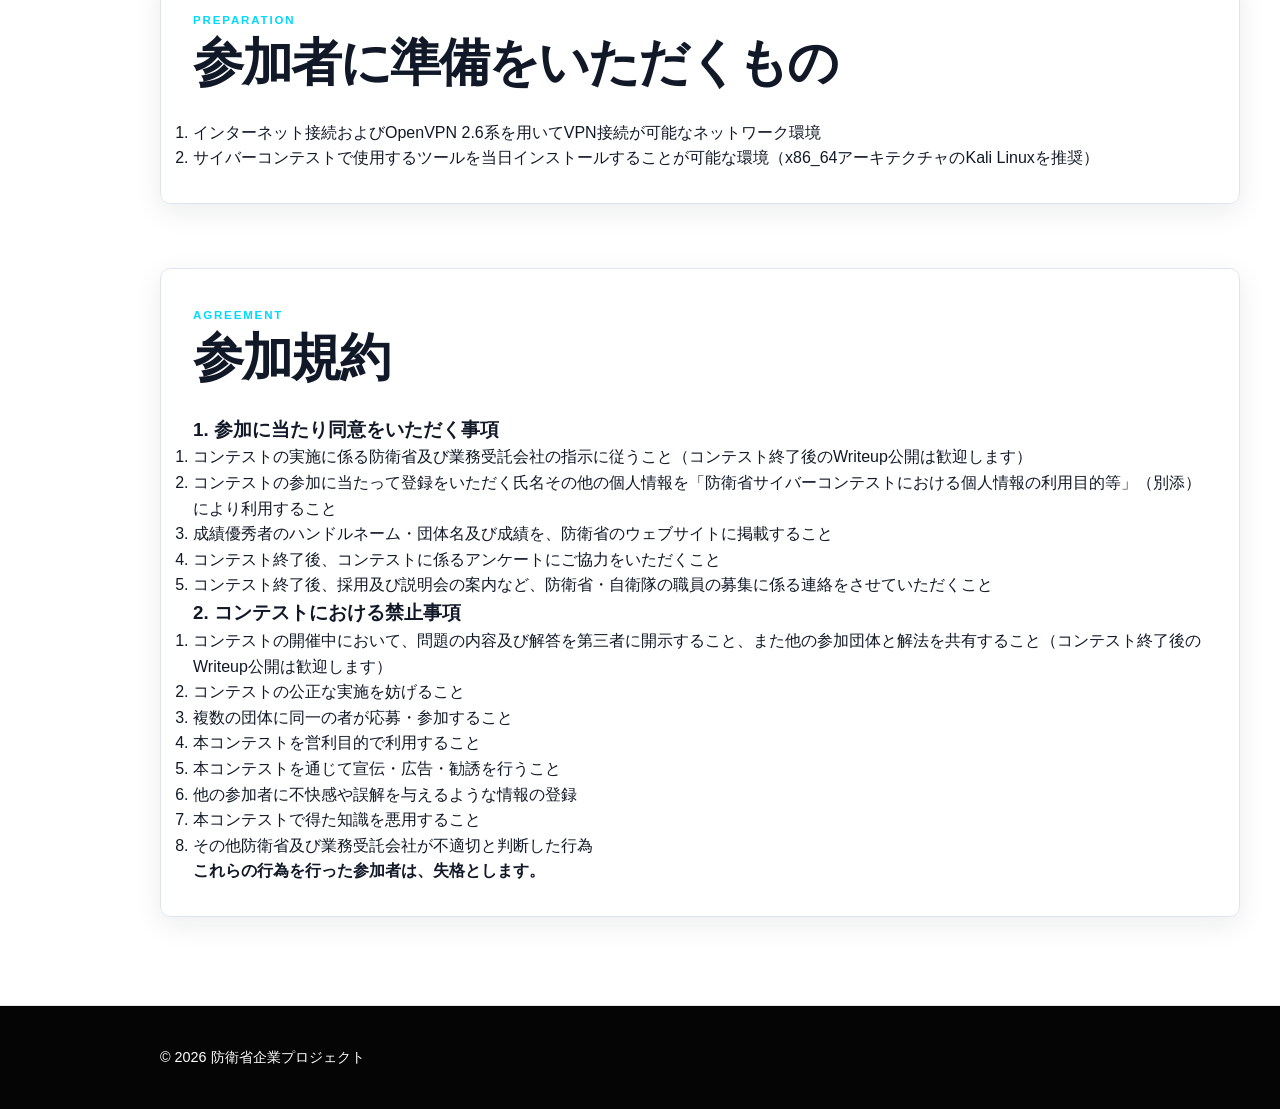
<file: venue.html>
<!DOCTYPE html>
<html lang="ja">
<head>
    <meta charset="UTF-8">
    <meta name="viewport" content="width=device-width, initial-scale=1.0">
    <title>会場アクセス - 防衛省企業プロジェクト</title>
    <meta name="description" content="サイバーコンテストの会場アクセス">
    <link rel="stylesheet" href="css/style.css">
</head>
<body>
    <header class="site-header">
        <div class="container">
            <a class="brand" href="index.html">防衛省企業プロジェクト</a>
            <button id="navToggle" class="nav-toggle" aria-expanded="false" aria-controls="siteNav">☰</button>
            <nav id="siteNav" class="site-nav" aria-label="主要ナビゲーション">
                <ul>
                    <li><a href="index.html">Home</a></li>
                    <li><a href="overview.html">大会概要</a></li>
                    <li><a href="venue.html" aria-current="page">参加のご案内</a></li>
                    <li><a href="news.html">お知らせ</a></li>
                    <li><a href="records.html">過去の記録と結果</a></li>
                    <li><a href="application.html">申し込みフォーム</a></li>
                    <li><a href="terms.html">専門用語解説</a></li>
                    <li><a href="quiz.html">問題集</a></li>
                    <li><a href="cybersecurity.html">防衛省の取り組み</a></li>
                </ul>
            </nav>
        </div>
    </header>

    <main class="container">
        <section class="overview-hero">
            <span class="eyebrow">Online Participation</span>
            <h1>参加のご案内</h1>
            <p>本大会は完全オンラインで開催します。会場への来場は不要です。参加に必要な情報を事前にご確認ください。</p>
        </section>

        <section class="panel venue-layout" aria-labelledby="venue-title">
            <div>
                <div class="section-heading">
                    <span class="eyebrow">Participation Info</span>
                    <h2 id="venue-title">参加方法と準備</h2>
                </div>
                <dl class="venue-details">
                    <div><dt>開催形式</dt><dd>オンライン開催</dd></div>
                    <div><dt>参加URL</dt><dd>当日、参加確認メールまたはお知らせページでご案内します。</dd></div>
                    <div><dt>開始時間</dt><dd>受付開始30分前からログイン可能です。</dd></div>
                    <div><dt>必要環境</dt><dd>PCまたはタブレット、マイク・スピーカー、安定したインターネット接続</dd></div>
                </dl>
            </div>
            <div class="map-placeholder" role="img" aria-label="オンライン参加のイメージ">
                <span>ONLINE</span>
                <p>会場へ行かずに参加できます</p>
            </div>
        </section>

        <section class="panel" aria-labelledby="route-title">
            <div class="section-heading">
                <span class="eyebrow">Checklist</span>
                <h2 id="route-title">参加前にご確認ください</h2>
            </div>
            <ul class="access-list">
                <li><strong>事前登録</strong><span>参加申し込み後に案内メールを必ずご確認ください。</span></li>
                <li><strong>接続確認</strong><span>開始前にマイク、カメラ、音声の状態を確認し、接続テストをお願いします。</span></li>
                <li><strong>環境準備</strong><span>静かな場所で参加し、必要な資料やIDを用意してください。</span></li>
                <li><strong>お問い合わせ</strong><span>不明点がある場合は運営までご連絡ください。</span></li>
            </ul>
        </section>

        <section class="panel" aria-labelledby="prepare-title">
            <div class="section-heading">
                <span class="eyebrow">Preparation</span>
                <h2 id="prepare-title">参加者に準備をいただくもの</h2>
            </div>
            <ol>
                <li>インターネット接続およびOpenVPN 2.6系を用いてVPN接続が可能なネットワーク環境</li>
                <li>サイバーコンテストで使用するツールを当日インストールすることが可能な環境（x86_64アーキテクチャのKali Linuxを推奨）</li>
            </ol>
        </section>

        <section class="panel" aria-labelledby="rules-title">
            <div class="section-heading">
                <span class="eyebrow">Agreement</span>
                <h2 id="rules-title">参加規約</h2>
            </div>

            <h3>1. 参加に当たり同意をいただく事項</h3>
            <ol>
                <li>コンテストの実施に係る防衛省及び業務受託会社の指示に従うこと（コンテスト終了後のWriteup公開は歓迎します）</li>
                <li>コンテストの参加に当たって登録をいただく氏名その他の個人情報を「防衛省サイバーコンテストにおける個人情報の利用目的等」（別添）により利用すること</li>
                <li>成績優秀者のハンドルネーム・団体名及び成績を、防衛省のウェブサイトに掲載すること</li>
                <li>コンテスト終了後、コンテストに係るアンケートにご協力をいただくこと</li>
                <li>コンテスト終了後、採用及び説明会の案内など、防衛省・自衛隊の職員の募集に係る連絡をさせていただくこと</li>
            </ol>

            <h3>2. コンテストにおける禁止事項</h3>
            <ol>
                <li>コンテストの開催中において、問題の内容及び解答を第三者に開示すること、また他の参加団体と解法を共有すること（コンテスト終了後のWriteup公開は歓迎します）</li>
                <li>コンテストの公正な実施を妨げること</li>
                <li>複数の団体に同一の者が応募・参加すること</li>
                <li>本コンテストを営利目的で利用すること</li>
                <li>本コンテストを通じて宣伝・広告・勧誘を行うこと</li>
                <li>他の参加者に不快感や誤解を与えるような情報の登録</li>
                <li>本コンテストで得た知識を悪用すること</li>
                <li>その他防衛省及び業務受託会社が不適切と判断した行為</li>
            </ol>
            <p><strong>これらの行為を行った参加者は、失格とします。</strong></p>
        </section>
    </main>

    <footer class="site-footer">
        <div class="container">&copy; <span id="year"></span> 防衛省企業プロジェクト</div>
    </footer>
    <script src="js/main.js" defer></script>
</body>
</html>
</file>
<file: css/style.css>
/* Basic reset */
* {
  box-sizing: border-box;
  margin: 0;
  padding: 0;
}

:root {
  --bg: #0a0f1a;
  --surface: #0f1a2e;
  --accent: #00d9ff;
  --text: #e0e8ff;
  --muted: #7a8aa8;
  --container: 1100px;
}

body {
  font-family: system-ui, -apple-system, "Segoe UI", Roboto, "Helvetica Neue", Arial;
  color: var(--text);
  background: var(--bg);
  line-height: 1.6;
}

.container {
  max-width: var(--container);
  margin: 0 auto;
  padding: 1rem;
}

.site-header {
  background: var(--surface);
  border-bottom: 1px solid var(--line);
}

.site-header .container {
  display: flex;
  align-items: center;
  gap: 1rem;
  justify-content: space-between;
}

.brand {
  font-weight: 700;
  text-decoration: none;
  color: var(--text);
}

.nav-toggle {
  display: none;
  background: transparent;
  border: 2px solid var(--accent);
  padding: 0.5rem 0.6rem;
  border-radius: 4px;
  cursor: pointer;
  color: var(--accent);
  font-size: 1.5rem;
  line-height: 1;
  transition: all 0.3s ease;
}

.nav-toggle:hover {
  background: rgba(0, 217, 255, 0.1);
}

.site-nav ul {
  list-style: none;
  display: flex;
  gap: 1rem;
}

.site-nav {
  transition: all 0.3s ease;
}

.site-nav a {
  text-decoration: none;
  color: var(--text);
  padding: 0.5rem;
  transition: color 0.2s ease;
}

.site-nav a:hover {
  color: var(--accent);
}

.hero {
  background: linear-gradient(90deg, rgba(0,102,255,0.08), rgba(0,102,255,0.02));
  padding: 3rem 1rem;
  margin: 1rem 0;
  border-radius: 8px;
}

.hero h1 { font-size: 2rem; margin-bottom: 0.5rem; }
.btn { background: var(--accent); color: white; padding: 0.5rem 0.75rem; border-radius: 6px; text-decoration: none; }

.site-footer { padding: 1rem 0; color: var(--muted); font-size: 0.9rem; }

@media (max-width: 720px) {
  .nav-toggle { display: inline-block; }
  
  .site-nav {
    display: none;
    position: absolute;
    top: 100%;
    left: 0;
    right: 0;
    background: var(--surface);
    border-bottom: 1px solid var(--line);
    padding: 1rem;
    flex-direction: column;
    z-index: 100;
  }
  
  .site-nav.open {
    display: flex;
  }
  
  .site-nav ul {
    flex-direction: column;
    gap: 0.75rem;
  }
  
  .site-nav li {
    border-bottom: 1px solid rgba(224, 232, 255, 0.1);
    padding-bottom: 0.5rem;
  }
  
  .site-nav li:last-child {
    border-bottom: none;
  }
}

/* Quiz tweaks */
.quiz .btn { margin-left: auto; }
.btn { border: none; cursor: pointer; }
.btn:hover { opacity: 0.95; }

/* Panel / framed section */
.panel {
  background: #ffffff;
  border: none;
  border-radius: 10px;
  padding: 1.25rem;
  box-shadow: 0 4px 10px rgba(0,0,0,0.08);
  margin: 1rem 0;
}
.panel a.btn { margin-top: 0.75rem; display: inline-block; }

.info-panel {
  background: linear-gradient(180deg, #ffffff 0%, #f8fbff 100%);
}

.section-heading {
  margin-bottom: 1.25rem;
}

.eyebrow {
  display: inline-block;
  font-size: 0.75rem;
  font-weight: 700;
  letter-spacing: 0.08em;
  color: var(--accent);
  text-transform: uppercase;
  margin-bottom: 0.35rem;
}

.info-grid {
  display: grid;
  grid-template-columns: repeat(3, minmax(0, 1fr));
  gap: 1rem;
}

.info-card {
  background: #ffffff;
  border: 1px solid #dfe9ff;
  border-radius: 12px;
  padding: 1.1rem;
  box-shadow: 0 8px 20px rgba(0, 102, 255, 0.04);
}

.info-card h3 {
  font-size: 1.1rem;
  margin-bottom: 0.6rem;
  color: #0f172a;
}

.info-card p {
  color: #111111;
}

.difficulty-panel {
  background: linear-gradient(180deg, #f8fbff 0%, #ffffff 100%);
}

.difficulty-grid {
  display: grid;
  grid-template-columns: repeat(3, minmax(0, 1fr));
  gap: 1rem;
}

.difficulty-card {
  background: #ffffff;
  border: 1px solid #e5e7eb;
  border-radius: 12px;
  padding: 1.2rem;
}

.level-tag {
  display: inline-block;
  padding: 0.3rem 0.7rem;
  border-radius: 999px;
  font-size: 0.75rem;
  font-weight: 700;
  margin-bottom: 0.75rem;
}

.beginner .level-tag {
  background: rgba(0, 217, 255, 0.15);
  color: #00d9ff;
}

.intermediate .level-tag {
  background: rgba(255, 200, 0, 0.15);
  color: #ffc800;
}

.advanced .level-tag {
  background: rgba(255, 51, 51, 0.15);
  color: #ff3333;
}

.difficulty-card h3 {
  margin-bottom: 0.5rem;
  color: #111;
}

.difficulty-card p {
  color: #111111;
}

.overview-hero {
  background: linear-gradient(135deg, #0d1b2a 0%, #1a3a5a 100%);
  color: #fff;
  padding: 3rem 1.5rem;
  margin: 1rem 0;
  border-radius: 10px;
}

.overview-hero .eyebrow {
  color: #00d9ff;
}

.overview-hero h1 {
  font-size: clamp(1.7rem, 2.2vw, 2.4rem);
  line-height: 1.2;
  margin-bottom: 0.5rem;
  white-space: nowrap;
}

.overview-summary {
  background: #ffffff;
}

.summary-list {
  display: grid;
  grid-template-columns: repeat(2, minmax(0, 1fr));
  gap: 0;
  border-top: 1px solid #e5e7eb;
}

.summary-list div {
  display: grid;
  grid-template-columns: minmax(6rem, 0.7fr) 1.3fr;
  gap: 1rem;
  padding: 1rem 0;
  border-bottom: 1px solid #e5e7eb;
}

.summary-list dt {
  color: #6b7280;
  font-weight: 700;
}

.summary-list dd {
  font-weight: 600;
}

.overview-section {
  margin: 1rem 0;
}

.overview-grid {
  display: grid;
  grid-template-columns: repeat(3, minmax(0, 1fr));
  gap: 1rem;
}

.overview-card {
  background: #ffffff;
  border-left: 4px solid var(--accent);
  border-top: 1px solid #e5e7eb;
  border-right: 1px solid #e5e7eb;
  border-bottom: 1px solid #e5e7eb;
  border-radius: 8px;
  padding: 1.2rem;
}

.overview-card h3 {
  margin-bottom: 0.5rem;
}

.overview-card p,
.flow-list span {
  color: #111111;
}

.resource-panel {
  background: linear-gradient(180deg, #ffffff 0%, #f8fbff 100%);
}

.resource-grid {
  display: grid;
  grid-template-columns: repeat(2, minmax(0, 1fr));
  gap: 1rem;
}

.resource-card {
  padding: 1.25rem;
  border: 1px solid #dfe9ff;
  border-radius: 8px;
  background: #ffffff;
}

.resource-number {
  display: block;
  margin-bottom: 0.5rem;
  color: #0066ff;
  font-size: 0.8rem;
  font-weight: 700;
  letter-spacing: 0.1em;
}

.resource-card h3 {
  margin-bottom: 0.5rem;
  color: #111111;
}

.resource-card p,
.text-link {
  color: #111111;
}

.resource-card p {
  margin-bottom: 1rem;
}

.text-link {
  font-weight: 700;
  text-decoration: none;
}

.text-link:hover {
  color: #0066ff;
}

.term-grid,
.security-grid {
  display: grid;
  grid-template-columns: repeat(2, minmax(0, 1fr));
  gap: 1rem;
}

.term-card,
.security-card {
  padding: 1.25rem;
  border: 1px solid #e5e7eb;
  border-radius: 8px;
  background: #ffffff;
}

.term-card h3,
.security-card h3 {
  margin-bottom: 0.5rem;
  color: #0f172a;
}

.term-card p,
.security-card p {
  color: #111111;
}

.term-card dt {
  margin-bottom: 0.35rem;
  color: #0066ff;
  font-size: 1.15rem;
  font-weight: 700;
}

.term-card dd {
  color: #111111;
}

.security-list {
  display: grid;
  gap: 0.75rem;
  padding-left: 1.25rem;
  color: #111111;
}

.history-grid {
  display: grid;
  gap: 0.75rem;
}

.history-card {
  display: grid;
  grid-template-columns: 5rem 1fr;
  gap: 1rem;
  align-items: start;
  padding: 1rem;
  border: 1px solid #e5e7eb;
  border-radius: 8px;
  background: #ffffff;
}

.history-year {
  color: #0066ff;
  font-size: 1.25rem;
  font-weight: 700;
}

.history-card h3 {
  margin-bottom: 0.35rem;
}

.history-card p,
.records-note {
  color: #111111;
}

.results-table-wrap {
  overflow-x: auto;
}

.results-table {
  width: 100%;
  border-collapse: collapse;
  min-width: 34rem;
}

.results-table th,
.results-table td {
  padding: 0.85rem 1rem;
  text-align: left;
  border-bottom: 1px solid #e5e7eb;
}

.results-table thead th {
  background: #eff5ff;
  color: #0f4c81;
}

.results-table tbody th {
  color: var(--accent);
}

.records-note {
  margin: 1rem 0 0.75rem;
  font-size: 0.9rem;
}

.results-stats {
  display: grid;
  grid-template-columns: repeat(auto-fit, minmax(250px, 1fr));
  gap: 1rem;
  margin-bottom: 1.5rem;
}

.stat-card {
  background: #ffffff;
  padding: 1.5rem;
  border-radius: 0.5rem;
  border: 1px solid #e5e7eb;
}

.stat-card h3 {
  margin-bottom: 1rem;
  color: #0066ff;
  font-size: 1.1rem;
}

.stat-card dl {
  display: grid;
  grid-template-columns: auto 1fr;
  gap: 0.5rem 1rem;
}

.stat-card dt {
  font-weight: 600;
  color: #6b7280;
  font-size: 0.9rem;
}

.stat-card dd {
  font-size: 0.95rem;
}

.news-list {
  display: grid;
  gap: 0.75rem;
}

.news-item {
  display: grid;
  grid-template-columns: 7rem 1fr;
  gap: 1rem;
  padding: 1rem 0;
  border-bottom: 1px solid #e5e7eb;
}

.news-item:last-child {
  border-bottom: 0;
}

.news-item time {
  color: #0066ff;
  font-weight: 700;
}

.news-item h3 {
  margin-bottom: 0.35rem;
  color: #111;
}

.news-item p {
  color: #111111;
}

.venue-layout {
  display: grid;
  grid-template-columns: 1.1fr 0.9fr;
  gap: 2rem;
}

.venue-details {
  display: grid;
  gap: 0.75rem;
}

.venue-details div {
  display: grid;
  grid-template-columns: 6rem 1fr;
  gap: 1rem;
  padding-bottom: 0.75rem;
  border-bottom: 1px solid #e5e7eb;
}

.venue-details dt {
  color: #6b7280;
  font-weight: 700;
}

.venue-details dd {
  font-weight: 600;
}

.map-placeholder {
  display: grid;
  place-items: center;
  align-content: center;
  min-height: 15rem;
  border: 1px dashed var(--accent);
  border-radius: 8px;
  background: rgba(0, 217, 255, 0.05);
  color: var(--accent);
  text-align: center;
}

.map-placeholder span {
  font-size: 2rem;
  font-weight: 800;
  letter-spacing: 0.08em;
}

.map-placeholder p {
  color: #111111;
}

.access-list {
  list-style: none;
  display: grid;
  gap: 0.75rem;
}

.access-list li {
  display: grid;
  grid-template-columns: 6rem 1fr;
  gap: 1rem;
  padding: 0.85rem 0;
  border-bottom: 1px solid #e5e7eb;
}

.access-list span {
  color: #111111;
}

.application-panel {
  max-width: 46rem;
  margin-left: auto;
  margin-right: auto;
}

.application-form {
  display: grid;
  gap: 1.1rem;
}

.form-field,
.form-fieldset {
  display: grid;
  gap: 0.4rem;
}

.form-field label,
.form-fieldset legend {
  font-weight: 700;
}

.form-field label span,
.form-fieldset legend span,
.agree-field span {
  color: #ff3333;
}

.form-field input,
.form-field textarea {
  width: 100%;
  border: 1px solid #e5e7eb;
  border-radius: 6px;
  padding: 0.7rem;
  font: inherit;
  background: #ffffff;
  color: #111827;
}

.form-field input:focus,
.form-field textarea:focus {
  outline: 2px solid #93c5fd;
  border-color: #0066ff;
}

.form-fieldset {
  border: 0;
  padding: 0;
}

.form-fieldset label,
.agree-field {
  color: #111111;
  font-weight: 400;
}

.form-fieldset input,
.agree-field input {
  margin-right: 0.45rem;
}

.form-note {
  margin-top: 1rem;
  color: #6b7280;
  font-size: 0.9rem;
}

.flow-list {
  list-style: none;
  display: grid;
  gap: 0.75rem;
  margin-bottom: 1.25rem;
  counter-reset: flow;
}

.flow-list li {
  display: grid;
  grid-template-columns: 2rem 10rem 1fr;
  align-items: center;
  gap: 0.75rem;
  counter-increment: flow;
}

.flow-list li::before {
  content: counter(flow);
  display: grid;
  place-items: center;
  width: 2rem;
  height: 2rem;
  border-radius: 50%;
  background: rgba(0, 217, 255, 0.15);
  color: var(--accent);
  font-weight: 700;
}

@media (max-width: 720px) {
  .overview-grid,
  .summary-list {
    grid-template-columns: 1fr;
  }

  .flow-list li {
    grid-template-columns: 2rem 1fr;
  }

  .flow-list span {
    grid-column: 2;
  }

  .venue-layout {
    grid-template-columns: 1fr;
  }

  .news-item {
    grid-template-columns: 1fr;
    gap: 0.35rem;
  }

  .results-stats {
    grid-template-columns: 1fr;
  }

  .resource-grid,
  .term-grid,
  .security-grid {
    grid-template-columns: 1fr;
  }
}

@media (max-width: 720px) {
  .info-grid,
  .difficulty-grid {
    grid-template-columns: 1fr;
  }
}

/* Kyoto Tech-inspired editorial theme */
:root {
  --bg: #ffffff;
  --surface: #ffffff;
  --accent: #00d9ff;
  --text: #111827;
  --muted: #6b7280;
  --ink: #050505;
  --line: #e5e7eb;
  --container: 1180px;
}

html {
  scroll-behavior: smooth;
}

body {
  overflow-x: hidden;
  font-family: "Arial Narrow", "Yu Gothic", "Hiragino Kaku Gothic ProN", sans-serif;
  background: var(--bg);
  color: var(--text);
}

body::before {
  content: "";
  position: fixed;
  inset: 0 auto 0 0;
  width: 7.5rem;
  border-right: 1px solid var(--line);
  pointer-events: none;
  z-index: -1;
}

.container {
  max-width: calc(var(--container) + 7.5rem);
  padding: 1.5rem 2.5rem 1.5rem 10rem;
}

.site-header {
  position: sticky;
  top: 0;
  z-index: 10;
  background: rgba(255, 255, 255, .96);
  border-bottom: 1px solid var(--line);
  transition: box-shadow .3s ease;
}

.site-header.scrolled {
  box-shadow: 0 8px 24px rgba(0, 0, 0, .08);
}

.site-header .container {
  min-height: 6.5rem;
  align-items: center;
}

.brand {
  max-width: 14rem;
  font-size: .9rem;
  line-height: 1.2;
  letter-spacing: .04em;
}

.site-nav ul {
  flex-wrap: nowrap;
  justify-content: flex-end;
  gap: 0;
}

.site-nav a {
  position: relative;
  display: block;
  padding: .55rem .35rem;
  color: var(--text);
  font-size: .68rem;
  font-weight: 700;
  letter-spacing: .03em;
  white-space: nowrap;
  transition: color .25s ease;
}

.site-nav a::after {
  content: "";
  position: absolute;
  right: .35rem;
  bottom: .25rem;
  left: .35rem;
  height: 2px;
  background: var(--accent);
  transform: scaleX(0);
  transform-origin: right;
  transition: transform .25s ease;
}

.site-nav a:hover,
.site-nav a[aria-current="page"] {
  color: var(--accent);
}

.site-nav a:hover::after,
.site-nav a[aria-current="page"]::after {
  transform: scaleX(1);
  transform-origin: left;
}

.hero,
.overview-hero {
  position: relative;
  isolation: isolate;
  overflow: hidden;
  min-height: 25rem;
  display: flex;
  flex-direction: column;
  justify-content: flex-end;
  margin: 0 0 4rem;
  padding: 4rem 3rem 3rem;
  border-radius: 0;
  background: linear-gradient(135deg, #0d1b2a 0%, #1a2e3f 100%);
  color: #fff;
}

.hero::before,
.overview-hero::before {
  content: "";
  position: absolute;
  inset: 0;
  z-index: -1;
  opacity: 0.8;
  background-image: linear-gradient(115deg, transparent 0 48%, rgba(0, 204, 255, 0.4) 48.2% 48.6%, transparent 48.8%), radial-gradient(circle at 80% 20%, rgba(0, 204, 255, 0.5) 0 1px, transparent 2px);
  background-size: 100% 100%, 38px 38px;
  animation: signal-drift 16s linear infinite;
}

.hero h1,
.overview-hero h1 {
  max-width: 12ch;
  font-size: clamp(3.2rem, 8vw, 7.5rem);
  line-height: .9;
  letter-spacing: -.04em;
  text-transform: uppercase;
}

.hero p,
.overview-hero p {
  max-width: 42rem;
  margin-top: 1.5rem;
  padding: .35rem .65rem;
  background: var(--ink);
  font-size: 1.05rem;
  font-weight: 700;
}

.eyebrow {
  color: var(--accent);
  font-size: .72rem;
  letter-spacing: .16em;
}

.hero .eyebrow,
.overview-hero .eyebrow {
  color: #fff;
}

.panel,
.info-panel,
.difficulty-panel {
  margin: 0 0 4rem;
  padding: 2.5rem 0;
  border: 0;
  border-top: 1px solid var(--ink);
  border-radius: 0;
  box-shadow: none;
  background: transparent;
}

.section-heading {
  margin-bottom: 2rem;
}

.section-heading h2 {
  margin-top: .25rem;
  font-size: clamp(2rem, 4vw, 4rem);
  line-height: .95;
  letter-spacing: -.04em;
}

.info-grid,
.difficulty-grid,
.overview-grid {
  gap: 0;
  border-top: 1px solid var(--line);
}

.info-card,
.difficulty-card,
.overview-card {
  min-height: 13rem;
  padding: 1.5rem;
  border: 0;
  border-right: 1px solid var(--line);
  border-bottom: 1px solid var(--line);
  border-radius: 0;
  background: var(--surface);
  box-shadow: none;
  transition: background .3s ease, transform .3s ease;
}

.info-card:hover,
.difficulty-card:hover,
.overview-card:hover {
  background: #fff1f1;
  transform: translateY(-5px);
}

.info-card h3,
.difficulty-card h3,
.overview-card h3 {
  font-size: 1.35rem;
}

.btn {
  display: inline-flex;
  align-items: center;
  justify-content: center;
  min-height: 3rem;
  padding: .7rem 1.2rem;
  border-radius: 0;
  background: var(--ink);
  color: #fff;
  font-weight: 700;
  transition: background .25s ease, transform .25s ease;
}

.btn:hover {
  opacity: 1;
  background: var(--accent);
  transform: translateY(-3px);
}

.site-footer {
  border-top: 1px solid var(--line);
  background: var(--ink);
  color: #fff;
}

.reveal {
  opacity: 0;
  transform: translateY(28px);
  transition: opacity .7s ease, transform .7s cubic-bezier(.2, .8, .2, 1);
}

.reveal.is-visible {
  opacity: 1;
  transform: none;
}

@keyframes signal-drift {
  from { background-position: 0 0, 0 0; }
  to { background-position: 80px 0, 38px 38px; }
}

@keyframes tech-drift {
  0% { 
    background-position: 0 0, 40px 60px, 80px 20px, 20px 40px, 60px 80px, 40px 20px;
  }
  100% { 
    background-position: 250px 0, 290px 60px, 330px 20px, 270px 40px, 310px 80px, 290px 20px;
  }
}

@media (max-width: 960px) {
  body::before { width: 0; border: 0; }
  .container { padding: 1rem 1.25rem; }
  .site-header .container { min-height: 4.5rem; }
  .nav-toggle { display: inline-block; border: 0; border-radius: 0; background: var(--ink); color: #fff; }
  .site-nav { display: none; position: absolute; top: 100%; right: 0; left: 0; padding: 1rem 1.25rem; background: #fff; border-bottom: 1px solid var(--line); }
  .site-nav.open { display: block; }
  .site-nav ul { flex-direction: column; align-items: stretch; gap: 0; }
  .site-nav a { padding: .8rem 0; border-bottom: 1px solid var(--line); }
  .hero, .overview-hero { min-height: 22rem; margin-bottom: 2.5rem; padding: 2rem 1.25rem; }
  .hero h1, .overview-hero h1 { font-size: clamp(3rem, 17vw, 5rem); }
  .panel, .info-panel, .difficulty-panel { margin-bottom: 2.5rem; padding: 1.75rem 0; }
  .info-card, .difficulty-card, .overview-card { min-height: auto; border-right: 0; }
}

@media (prefers-reduced-motion: reduce) {
  *, *::before, *::after { scroll-behavior: auto !important; animation-duration: .01ms !important; transition-duration: .01ms !important; }
}

/* 全ページ共通の文字可読性 */
main {
  color: #111827;
}

main h1,
main h2,
main h3,
main h4,
main h5,
main h6,
main p,
main li,
main dt,
main dd,
main th,
main td,
main label,
main legend,
main address {
  text-shadow: none;
}

.panel,
.quiz,
.application-panel {
  border: 1px solid #dfe5ef;
  border-radius: 10px;
  padding: 2rem;
  background: rgba(255, 255, 255, 0.98);
  box-shadow: 0 8px 28px rgba(15, 23, 42, 0.08);
  color: #111827;
}

.panel h1,
.panel h2,
.panel h3,
.panel h4,
.panel p,
.panel li,
.panel dt,
.panel dd,
.panel th,
.panel td,
.panel label,
.panel legend,
.quiz h1,
.quiz h2,
.quiz h3,
.quiz p,
.quiz li,
.quiz label,
.application-panel h1,
.application-panel h2,
.application-panel h3,
.application-panel p,
.application-panel label,
.application-panel legend {
  color: #111827;
}

.info-card,
.difficulty-card,
.overview-card,
.resource-card,
.term-card,
.security-card,
.history-card,
.stat-card,
.news-item,
.map-placeholder,
.clue,
.evidence {
  background: #f8fafc;
  border: 1px solid #dfe5ef;
  border-radius: 8px;
  box-shadow: 0 4px 12px rgba(15, 23, 42, 0.06);
}

.results-table-wrap {
  padding: 0.5rem;
  border: 1px solid #dfe5ef;
  border-radius: 8px;
  background: #ffffff;
}

.results-table th,
.results-table td {
  color: #111827;
  background: #ffffff;
  border: 1px solid #e5e7eb;
}

.results-table thead th {
  background: #eff6ff;
  color: #0f4c81;
}

.form-field input,
.form-field textarea,
.flag-entry input {
  border: 1px solid #94a3b8;
  background: #ffffff;
  color: #111827;
}

.hero,
.overview-hero {
  border: 1px solid rgba(255, 255, 255, 0.12);
  box-shadow: 0 12px 32px rgba(15, 23, 42, 0.14);
}

.hero h1,
.hero h2,
.hero h3,
.hero p,
.overview-hero h1,
.overview-hero h2,
.overview-hero h3,
.overview-hero p {
  color: #ffffff;
  text-shadow: 0 2px 8px rgba(0, 0, 0, 0.75);
}

.hero p,
.overview-hero p {
  width: fit-content;
  max-width: 42rem;
  background: rgba(5, 5, 5, 0.88);
  border-radius: 4px;
}

.quiz {
  min-height: 26rem;
  margin-top: 2rem;
  background: var(--surface);
}

.meta {
  margin-bottom: 1.5rem;
  color: var(--accent);
  font-size: .8rem;
  font-weight: 700;
  letter-spacing: .12em;
}

.question {
  margin-bottom: 1.5rem;
  font-size: clamp(1.4rem, 3vw, 2.4rem);
  font-weight: 700;
  line-height: 1.25;
}

.clue {
  margin-bottom: 1.5rem;
  padding: 1rem 1.15rem;
  border-left: 4px solid var(--accent);
  background: #f0f0ed;
}

.clue strong,
.flag-label {
  color: var(--accent);
  font-size: .78rem;
  font-weight: 700;
  letter-spacing: .1em;
}

.evidence {
  max-width: 42rem;
  margin-bottom: 1.5rem;
  overflow-x: auto;
  padding: 1rem 1.15rem;
  background: #171717;
  color: #d7f9c8;
  font: .85rem/1.6 Consolas, monospace;
}

.evidence code {
  font: inherit;
}

.flag-label {
  display: block;
  margin-bottom: .45rem;
}

.flag-entry {
  display: flex;
  gap: .65rem;
  max-width: 42rem;
}

.flag-entry input {
  min-width: 0;
  flex: 1;
  border: 1px solid var(--ink);
  border-radius: 0;
  padding: .8rem 1rem;
  background: #fff;
  color: var(--text);
  font: 1rem/1.4 Consolas, monospace;
}

.flag-entry input:focus {
  outline: 2px solid var(--accent);
  outline-offset: 2px;
}

.btn-secondary {
  background: #e2e2de;
  color: var(--ink);
}

.btn-secondary:hover {
  color: #fff;
}

.hint {
  max-width: 42rem;
  margin-top: .75rem;
  padding: .75rem 1rem;
  background: #fff4d6;
  color: #674d00;
}

.feedback {
  min-height: 1.6rem;
  margin-top: 1.25rem;
  color: var(--accent);
  font-weight: 700;
}

.feedback.success {
  color: #117a45;
}

.explanation {
  max-width: 42rem;
  padding: 1rem;
  border-top: 1px solid var(--line);
  color: var(--muted);
}

.choices {
  display: grid;
  gap: .65rem;
  list-style: none;
  margin-bottom: 2rem;
}

.choice label {
  display: block;
  padding: 1rem 1.15rem;
  border: 1px solid var(--line);
  border-left: 4px solid transparent;
  cursor: pointer;
  transition: border-color .2s ease, background .2s ease;
}

.choice label:hover,
.choice input:checked + span {
  border-color: var(--accent);
}

.choice label:has(input:checked) {
  border-left-color: var(--accent);
  background: #fff1f1;
}

/* Final readability overrides */
.quiz.panel,
.application-panel,
.panel {
  border: 1px solid #dfe5ef;
  background: rgba(255, 255, 255, 0.98);
  color: #111827;
  box-shadow: 0 8px 28px rgba(15, 23, 42, 0.08);
}

main p,
main li,
main dt,
main dd,
main th,
main td,
main label,
main legend {
  color: #111827;
}

.hero p,
.overview-hero p,
.hero h1,
.hero h2,
.hero h3,
.overview-hero h1,
.overview-hero h2,
.overview-hero h3 {
  color: #ffffff;
}

.choice input {
  margin-right: .65rem;
  accent-color: var(--accent);
}

.controls {
  display: flex;
  flex-wrap: wrap;
  gap: .65rem;
  border-top: 1px solid var(--line);
  padding-top: 1.25rem;
}

.controls .btn,
.quiz .btn {
  margin-left: 0;
}

.result {
  padding: 3rem 1rem;
  text-align: center;
}

.result h2 {
  margin-bottom: 1rem;
  font-size: 3rem;
}

.score {
  margin-bottom: 1rem;
  color: var(--accent);
  font-size: 5rem;
  font-weight: 800;
  line-height: 1;
}

.score small {
  color: var(--text);
  font-size: 1rem;
}

@media (max-width: 520px) {
  .flag-entry { flex-direction: column; }
  .flag-entry .btn { width: 100%; }
}
</file>
